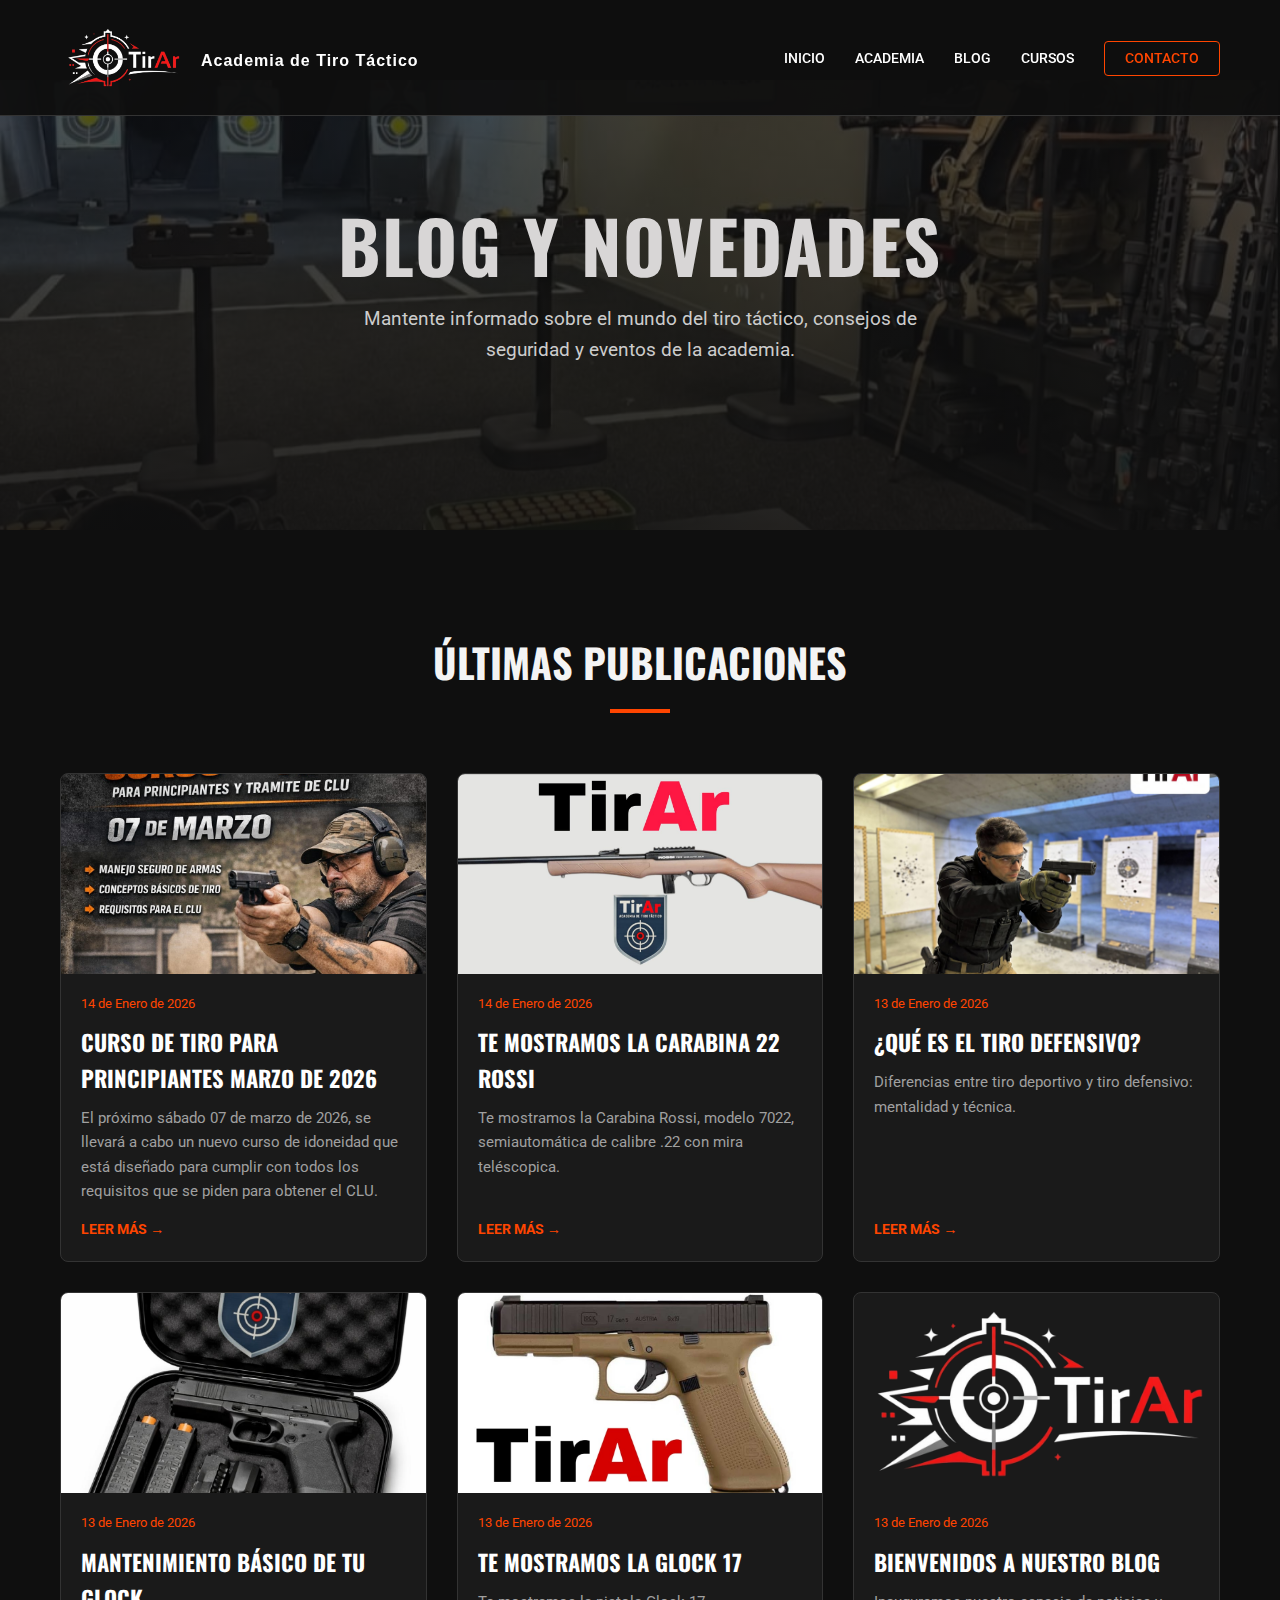
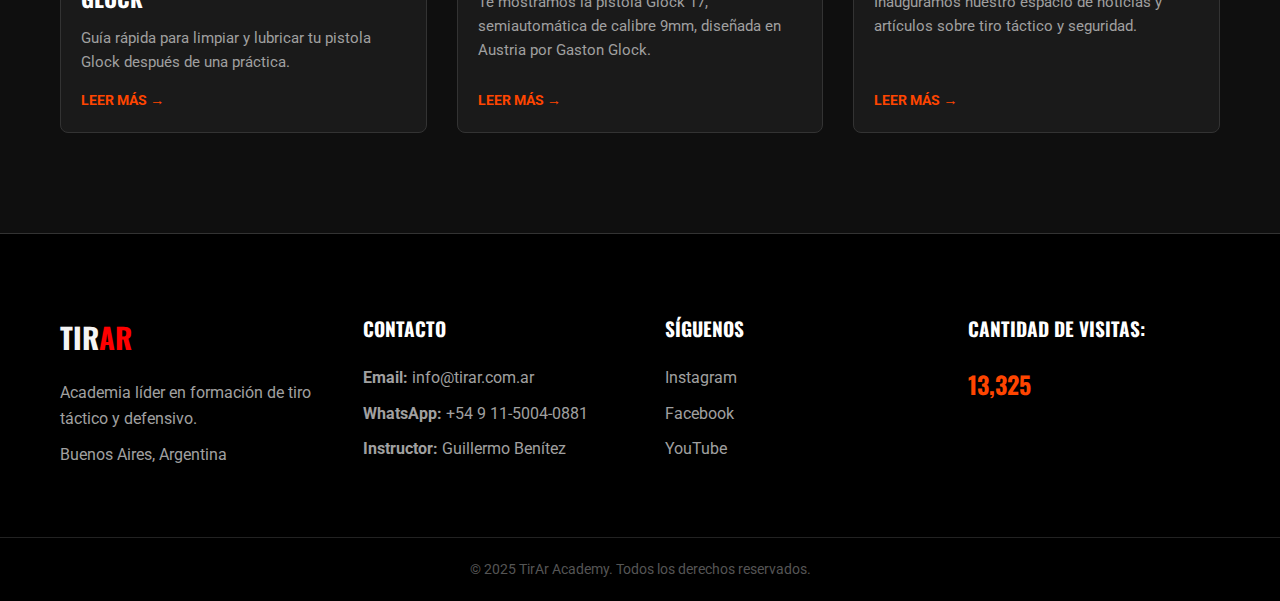
<file: blog/index.html>
<!DOCTYPE html>
<html lang="es">
  <head>
    <meta charset="UTF-8" />
    <meta name="viewport" content="width=device-width, initial-scale=1.0" />
    <title>Blog | TirAr</title>
    <meta
      name="description"
      content="Novedades, artículos y noticias sobre tiro táctico y seguridad."
    />
    <link rel="stylesheet" href="../style.css" />
    <link rel="preconnect" href="https://fonts.googleapis.com" />
    <link rel="preconnect" href="https://fonts.gstatic.com" crossorigin />
    <link
      href="https://fonts.googleapis.com/css2?family=Oswald:wght@400;700&family=Roboto:wght@300;400;700&display=swap"
      rel="stylesheet"
    />
    <link rel="icon" href="../favicon.ico" type="image/x-icon" />
    <style>
      .blog-grid {
        display: grid;
        grid-template-columns: repeat(auto-fit, minmax(300px, 1fr));
        gap: 30px;
        margin-top: 40px;
      }
      .blog-card {
        background-color: var(--card-bg);
        border: 1px solid #333;
        border-radius: 8px;
        overflow: hidden;
        transition: 0.3s;
      }
      .blog-card:hover {
        transform: translateY(-5px);
        border-color: var(--primary-color);
      }
      .blog-img-container {
        height: 200px;
        overflow: hidden;
      }
      .blog-img-container img {
        width: 100%;
        height: 100%;
        object-fit: cover;
      }
      .blog-content {
        padding: 20px;
      }
      .blog-date {
        font-size: 0.8rem;
        color: var(--primary-color);
        margin-bottom: 10px;
        display: block;
      }
      .blog-content h3 {
        margin-bottom: 10px;
        font-size: 1.4rem;
      }
      .blog-content p {
        color: var(--text-gray);
        font-size: 0.95rem;
        margin-bottom: 15px;
      }
      .btn-text {
        color: var(--primary-color);
        font-weight: bold;
        text-transform: uppercase;
        font-size: 0.9rem;
      }
      .btn-text:hover {
        text-decoration: underline;
      }
    </style>
  </head>
  <body>
    <!-- Navigation -->
    <nav class="navbar">
      <div class="container nav-container">
        <div class="logo-container">
          <img
            src="../images/logo02.png"
            alt="Logo"
            class="logo-img"
            width="125"
            height="75"
          />
          <h4 class="logo">Academia de Tiro Táctico</h4>
        </div>
        <ul class="nav-links">
          <li><a href="../index.html">Inicio</a></li>
          <li><a href="../academia.html">Academia</a></li>
          <li><a href="index.html" class="active">Blog</a></li>
          <li><a href="../index.html#cursos">Cursos</a></li>
          <li><a href="#contacto" class="btn-nav">Contacto</a></li>
        </ul>
        <div class="hamburger">
          <span></span>
          <span></span>
          <span></span>
        </div>
      </div>
    </nav>

    <!-- Hero Section -->
    <header class="hero" style="height: 50vh; min-height: 400px">
      <div class="hero-overlay"></div>
      <div class="container hero-content">
        <h1 class="hero-title">BLOG Y NOVEDADES</h1>
        <p>
          Mantente informado sobre el mundo del tiro táctico, consejos de
          seguridad y eventos de la academia.
        </p>
      </div>
    </header>

    <!-- Blog List Section -->
    <section class="section">
      <div class="container">
        <div class="section-header">
          <h2>ÚLTIMAS PUBLICACIONES</h2>
          <div class="line"></div>
        </div>
        <div id="blog-container" class="blog-grid">
          <!-- Posts loaded via JS -->
          <p style="text-align: center; width: 100%">Cargando artículos...</p>
        </div>
      </div>
    </section>

    <!-- Footer -->
    <footer id="contacto">
      <div class="container footer-content">
        <div class="footer-col">
          <h3>Tir<span class="highlight">Ar</span></h3>
          <p>Academia líder en formación de tiro táctico y defensivo.</p>
          <p>Buenos Aires, Argentina</p>
        </div>
        <div class="footer-col">
          <h4>Contacto</h4>
          <p>
            <b>Email:</b>
            <a href="mailto:info@tirar.com.ar">info@tirar.com.ar</a>
          </p>
          <p><b>WhatsApp:</b> +54 9 11-5004-0881</p>
          <p><b>Instructor:</b> Guillermo Benítez</p>
        </div>
        <div class="footer-col">
          <h4>Síguenos</h4>
          <div class="social-links">
            <a href="https://www.instagram.com/academiatirar" target="_blank"
              >Instagram</a
            >
            <a href="https://www.facebook.com/academiatirar" target="_blank"
              >Facebook</a
            >
            <a href="#">YouTube</a>
          </div>
        </div>
        <div class="footer-col visit-counter">
          <h4>Cantidad de visitas:</h4>
          <span id="visit-count">0</span>
        </div>
      </div>
      <div class="footer-bottom">
        <p>&copy; 2025 TirAr Academy. Todos los derechos reservados.</p>
      </div>
    </footer>

    <script src="../counter.js"></script>
    <script src="script.js"></script>
    <script>
      // Mobile Menu
      const hamburger = document.querySelector(".hamburger");
      const navLinks = document.querySelector(".nav-links");
      hamburger.addEventListener("click", () => {
        navLinks.classList.toggle("active");
      });

      // Load Posts
      document.addEventListener("DOMContentLoaded", () => {
        loadBlogPosts("blog-container", false, 15);
      });
    </script>
  </body>
</html>
</file>
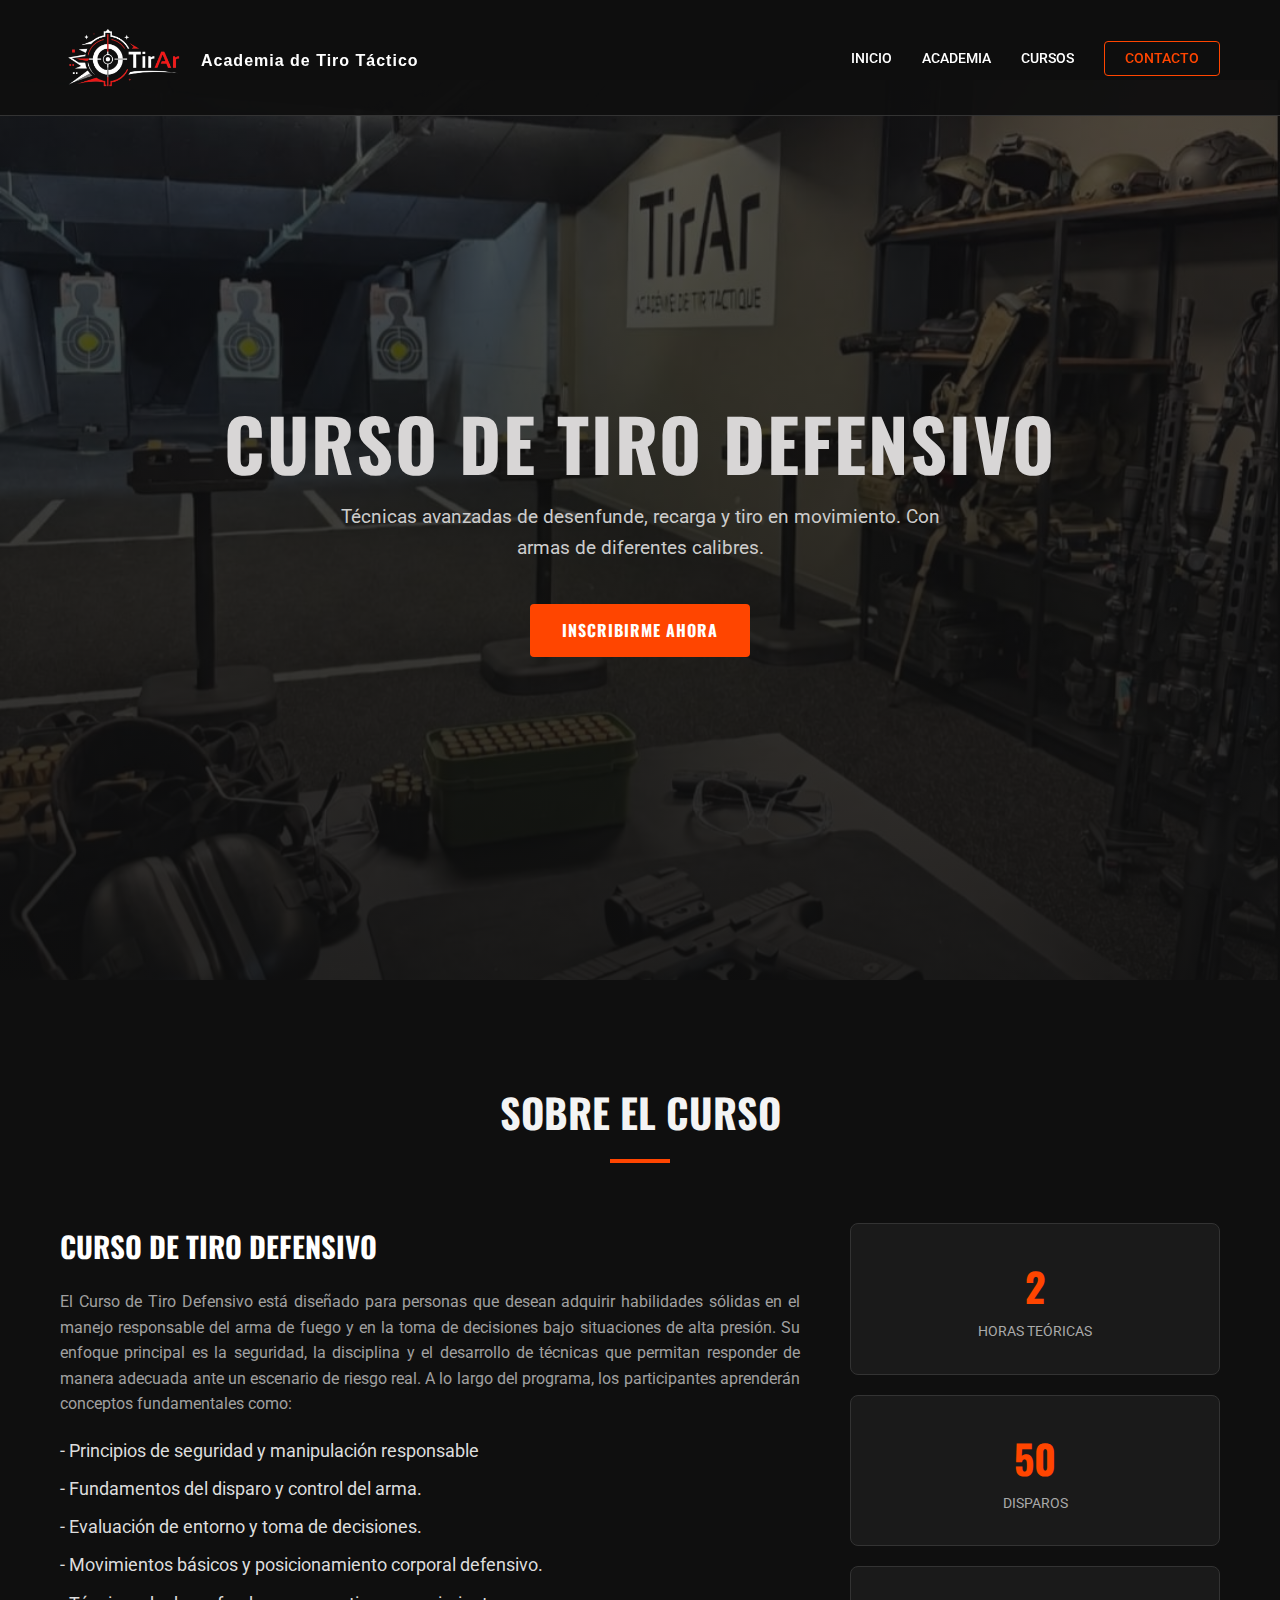
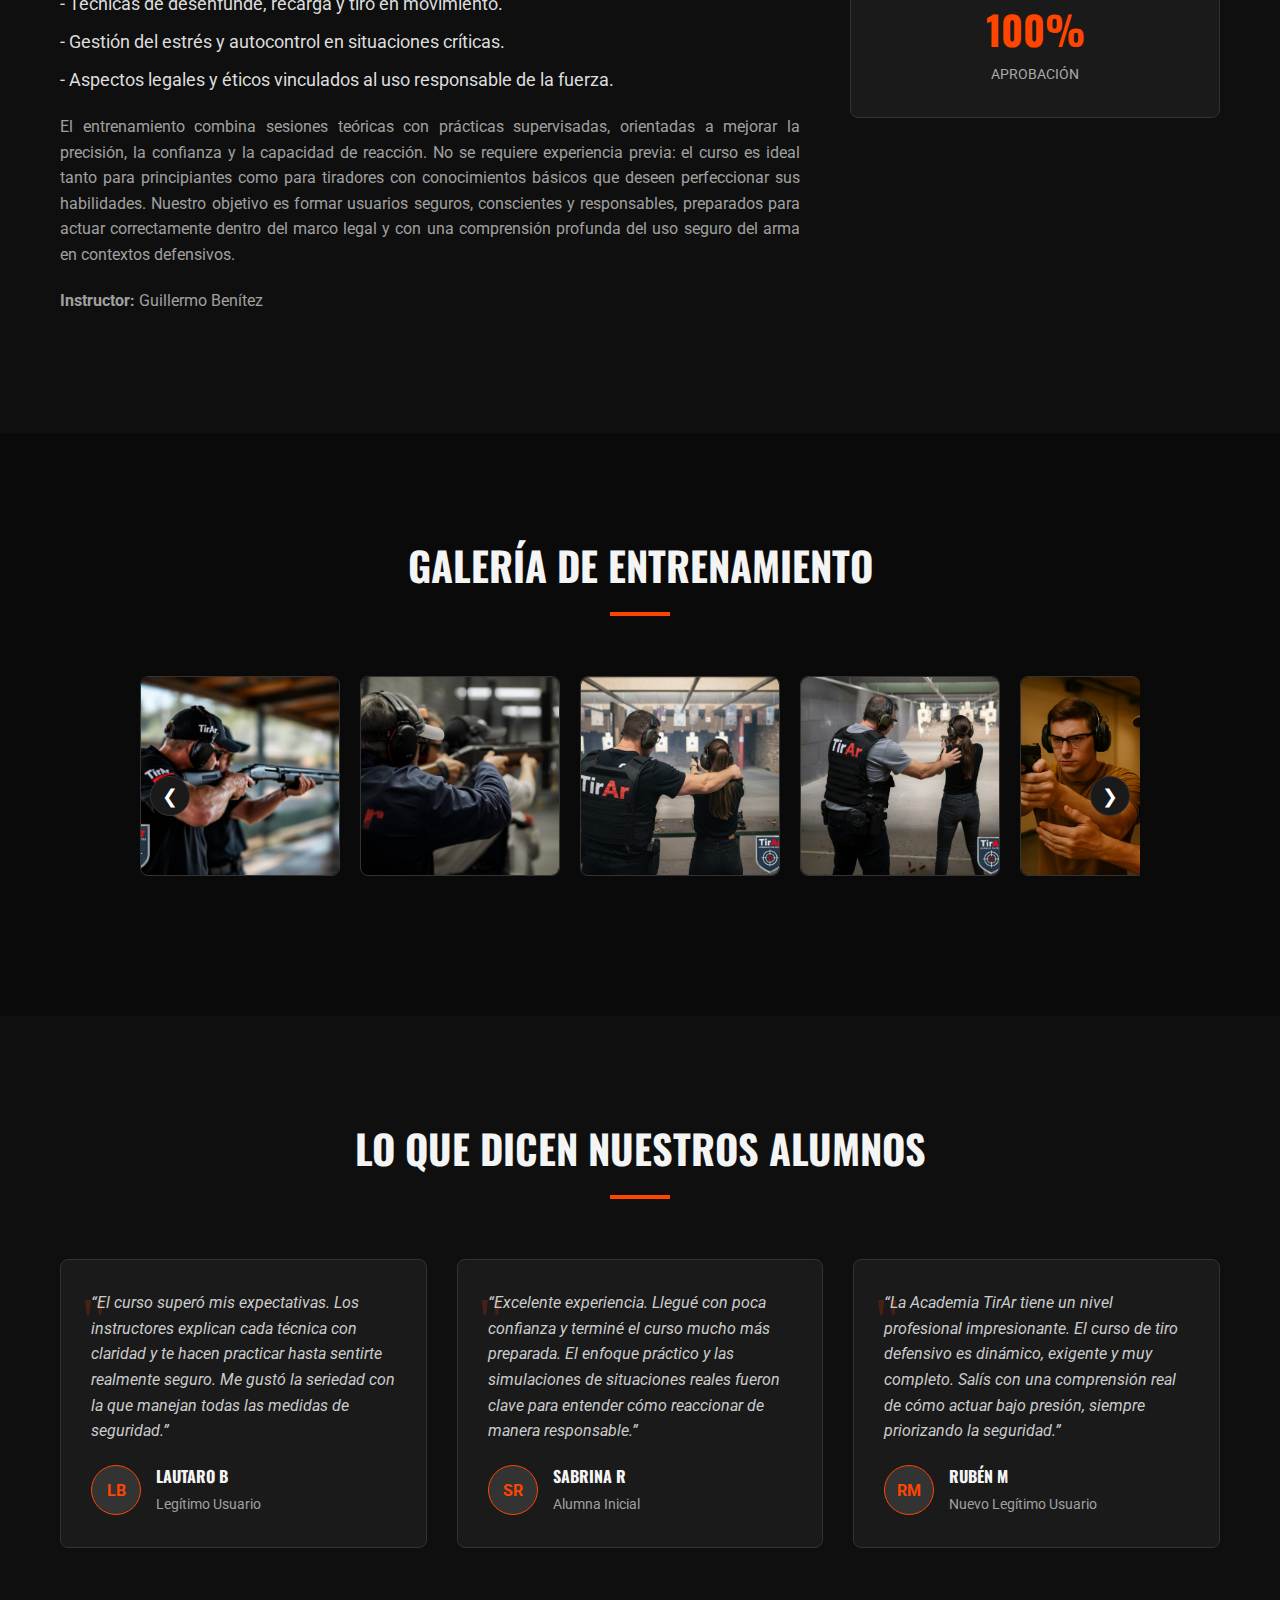
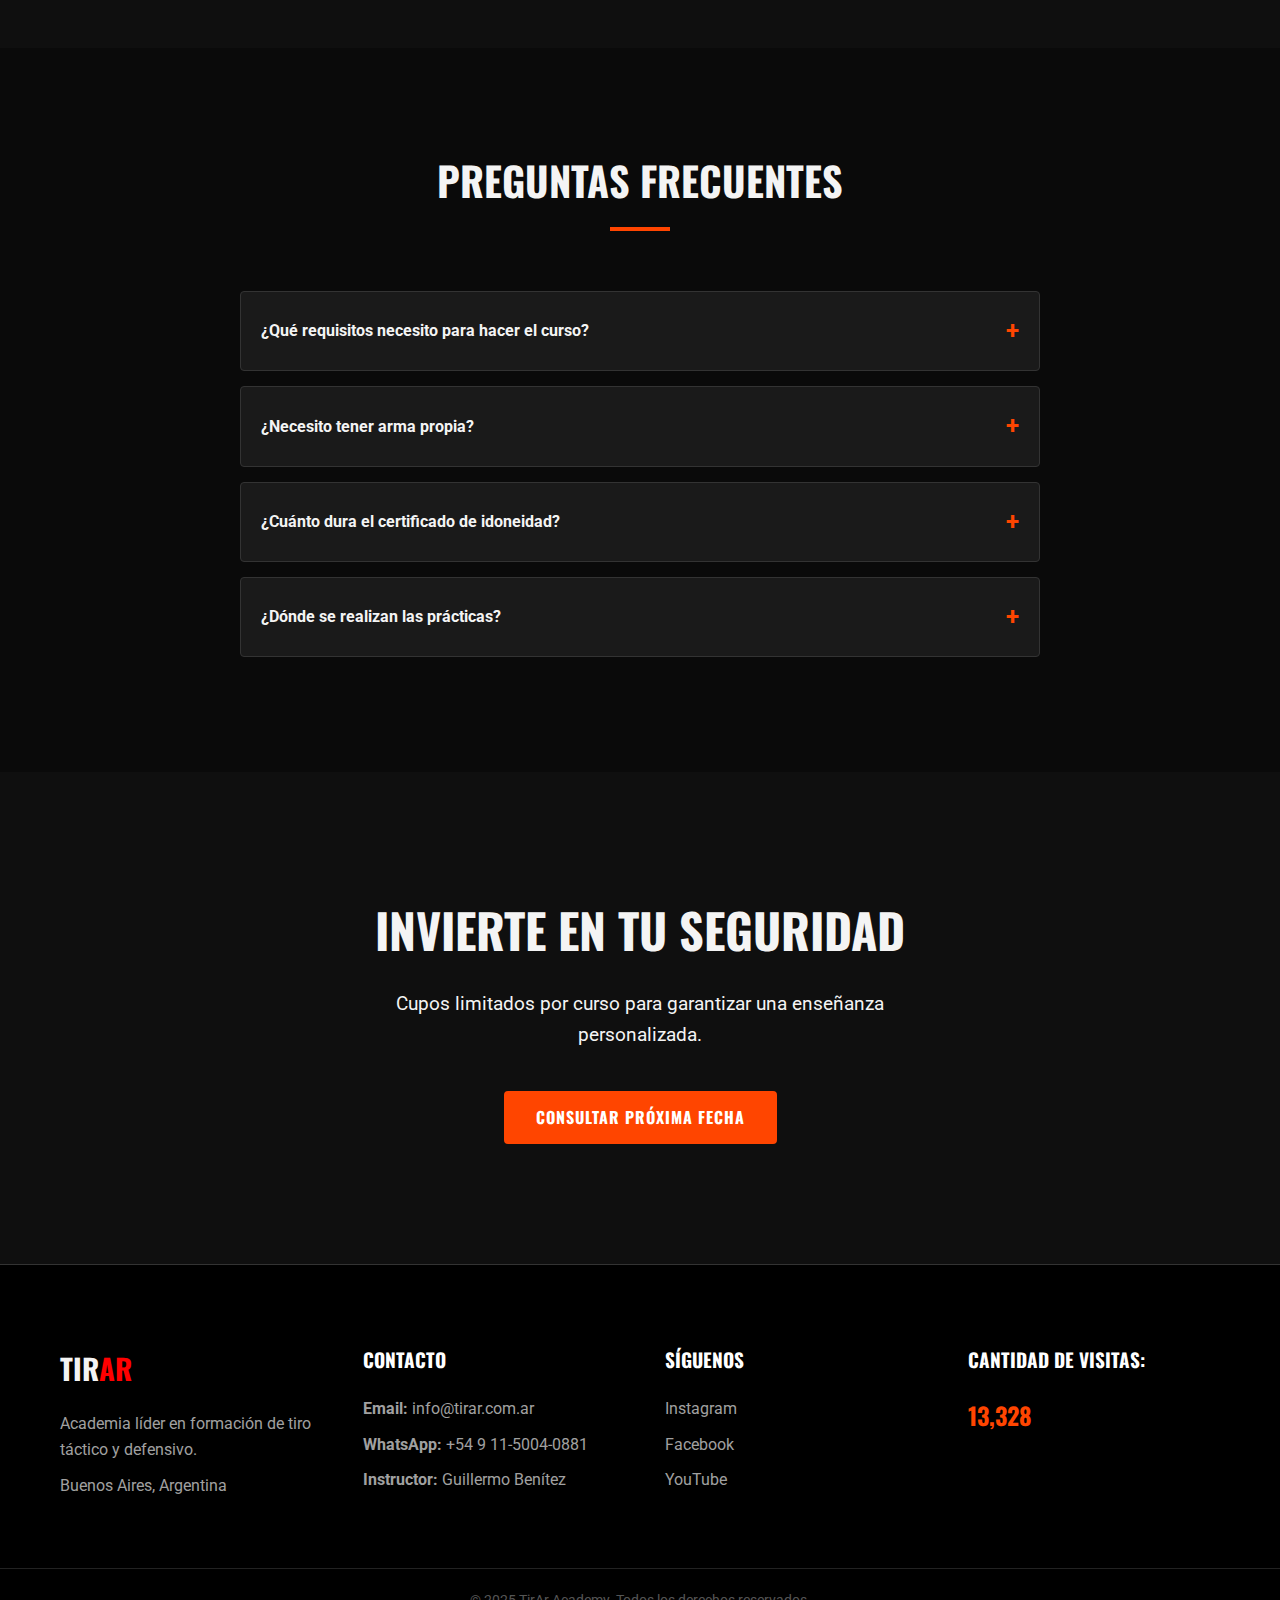
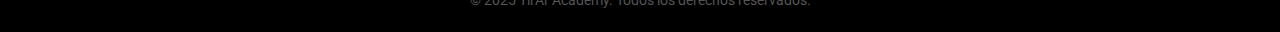
<file: curso-detalle2.html>
<!DOCTYPE html>
<html lang="es">
  <head>
    <meta charset="UTF-8" />
    <meta name="viewport" content="width=device-width, initial-scale=1.0" />
    <title>Curso de Tiro Defensivo | TirAr</title>
    <meta
      name="description"
      content="Curso completo de tiro defensivo. Teoría, práctica y evaluación con instructores certificados."
    />
    <link rel="stylesheet" href="style.css" />
    <link rel="preconnect" href="https://fonts.googleapis.com" />
    <link rel="preconnect" href="https://fonts.gstatic.com" crossorigin />
    <link
      href="https://fonts.googleapis.com/css2?family=Oswald:wght@400;700&family=Roboto:wght@300;400;700&display=swap"
      rel="stylesheet"
    />
    <link rel="icon" href="favicon.ico" type="image/x-icon" />
  </head>
  <body>
    <!-- Navigation -->
    <nav class="navbar">
      <div class="container nav-container">
        <div class="logo-container">
          <img
            src="images/logo02.png"
            alt="Logo"
            class="logo-img"
            width="125"
            height="75"
          />
          <h4 class="logo">Academia de Tiro Táctico</h4>
        </div>
        <ul class="nav-links">
          <li><a href="index.html">Inicio</a></li>
          <li><a href="academia.html">Academia</a></li>
          <li><a href="index.html#cursos">Cursos</a></li>
          <li><a href="#contacto" class="btn-nav">Contacto</a></li>
        </ul>
        <div class="hamburger">
          <span></span>
          <span></span>
          <span></span>
        </div>
      </div>
    </nav>

    <!-- Hero Section (Specific for Course) -->
    <header id="inicio" class="hero">
      <div class="hero-overlay"></div>
      <div class="container hero-content">
        <h1 class="hero-title">CURSO DE TIRO DEFENSIVO</h1>
        <p>
          Técnicas avanzadas de desenfunde, recarga y tiro en movimiento. Con
          armas de diferentes calibres.
        </p>
        <a href="#inscripcion" class="btn btn-primary">Inscribirme Ahora</a>
      </div>
    </header>

    <!-- Overview / Reseña -->
    <section class="section">
      <div class="container">
        <div class="section-header">
          <h2>SOBRE EL CURSO</h2>
          <div class="line"></div>
        </div>
        <div class="course-overview">
          <div class="overview-text">
            <h3>Curso de tiro Defensivo</h3>
            <p class="overview-text">
              El Curso de Tiro Defensivo está diseñado para personas que desean
              adquirir habilidades sólidas en el manejo responsable del arma de
              fuego y en la toma de decisiones bajo situaciones de alta presión.
              Su enfoque principal es la seguridad, la disciplina y el
              desarrollo de técnicas que permitan responder de manera adecuada
              ante un escenario de riesgo real. A lo largo del programa, los
              participantes aprenderán conceptos fundamentales como:
            </p>
            <ul class="check-list">
              <li>- Principios de seguridad y manipulación responsable</li>
              <li>- Fundamentos del disparo y control del arma.</li>
              <li>- Evaluación de entorno y toma de decisiones.</li>
              <li>
                - Movimientos básicos y posicionamiento corporal defensivo.
              </li>
              <li>- Técnicas de desenfunde, recarga y tiro en movimiento.</li>
              <li>
                - Gestión del estrés y autocontrol en situaciones críticas.
              </li>
              <li>
                - Aspectos legales y éticos vinculados al uso responsable de la
                fuerza.
              </li>
            </ul>
            <p class="overview-text">
              El entrenamiento combina sesiones teóricas con prácticas
              supervisadas, orientadas a mejorar la precisión, la confianza y la
              capacidad de reacción. No se requiere experiencia previa: el curso
              es ideal tanto para principiantes como para tiradores con
              conocimientos básicos que deseen perfeccionar sus habilidades.
              Nuestro objetivo es formar usuarios seguros, conscientes y
              responsables, preparados para actuar correctamente dentro del
              marco legal y con una comprensión profunda del uso seguro del arma
              en contextos defensivos.
            </p>
            <p class="overview-text"><b>Instructor:</b> Guillermo Benítez</p>
          </div>
          <div class="overview-stats">
            <div class="stat-box">
              <span class="stat-number">2</span>
              <span class="stat-label">Horas Teóricas</span>
            </div>
            <div class="stat-box">
              <span class="stat-number">50</span>
              <span class="stat-label">Disparos</span>
            </div>
            <div class="stat-box">
              <span class="stat-number">100%</span>
              <span class="stat-label">Aprobación</span>
            </div>
          </div>
        </div>
      </div>
    </section>

    <!-- Gallery Carousel -->
    <section class="section bg-darker">
      <div class="container">
        <div class="section-header">
          <h2>GALERÍA DE ENTRENAMIENTO</h2>
          <div class="line"></div>
        </div>

        <div class="carousel-container">
          <div class="carousel-track">
            <div class="carousel-slide">
              <a href="images/iatirar01.jpg" target="_blank">
                <img src="images/iatirar01.jpg" alt="Práctica de tiro" />
              </a>
            </div>
            <div class="carousel-slide">
              <a href="images/iatirar02.jpg" target="_blank">
                <img src="images/iatirar02.jpg" alt="Instructor enseñando" />
              </a>
            </div>
            <div class="carousel-slide">
              <a href="images/iatirar03.jpg" target="_blank">
                <img src="images/iatirar03.jpg" alt="Equipamiento táctico" />
              </a>
            </div>
            <div class="carousel-slide">
              <a href="images/iatirar04.jpg" target="_blank">
                <img src="images/iatirar04.jpg" alt="Polígono de tiro" />
              </a>
            </div>
            <div class="carousel-slide">
              <a href="images/iatirar05.jpg" target="_blank">
                <img src="images/iatirar05.jpg" alt="Equipamiento táctico" />
              </a>
            </div>
          </div>
          <div class="carousel-nav">
            <button class="prev-btn">&#10094;</button>
            <button class="next-btn">&#10095;</button>
          </div>
        </div>
      </div>
    </section>

    <!-- Testimonials -->
    <section class="section">
      <div class="container">
        <div class="section-header">
          <h2>LO QUE DICEN NUESTROS ALUMNOS</h2>
          <div class="line"></div>
        </div>
        <div class="testimonials-grid">
          <div class="testimonial-card">
            <div class="quote">"</div>
            <p>
              “El curso superó mis expectativas. Los instructores explican cada
              técnica con claridad y te hacen practicar hasta sentirte realmente
              seguro. Me gustó la seriedad con la que manejan todas las medidas
              de seguridad.”
            </p>
            <div class="author">
              <div class="avatar">LB</div>
              <div class="author-info">
                <h4>Lautaro B</h4>
                <span>Legítimo Usuario</span>
              </div>
            </div>
          </div>
          <div class="testimonial-card">
            <div class="quote">"</div>
            <p>
              “Excelente experiencia. Llegué con poca confianza y terminé el
              curso mucho más preparada. El enfoque práctico y las simulaciones
              de situaciones reales fueron clave para entender cómo reaccionar
              de manera responsable.”
            </p>
            <div class="author">
              <div class="avatar">SR</div>
              <div class="author-info">
                <h4>Sabrina R</h4>
                <span>Alumna Inicial</span>
              </div>
            </div>
          </div>
          <div class="testimonial-card">
            <div class="quote">"</div>
            <p>
              “La Academia TirAr tiene un nivel profesional impresionante. El
              curso de tiro defensivo es dinámico, exigente y muy completo.
              Salís con una comprensión real de cómo actuar bajo presión,
              siempre priorizando la seguridad.”
            </p>
            <div class="author">
              <div class="avatar">RM</div>
              <div class="author-info">
                <h4>Rubén M</h4>
                <span>Nuevo Legítimo Usuario</span>
              </div>
            </div>
          </div>
        </div>
      </div>
    </section>

    <!-- FAQ Section -->
    <section class="section bg-darker">
      <div class="container">
        <div class="section-header">
          <h2>PREGUNTAS FRECUENTES</h2>
          <div class="line"></div>
        </div>
        <div class="faq-container">
          <details class="faq-item">
            <summary>¿Qué requisitos necesito para hacer el curso?</summary>
            <p>
              Ser mayor de 18 años, DNI vigente y no tener antecedentes penales.
              Nosotros te asesoramos con el resto de la documentación.
            </p>
          </details>
          <details class="faq-item">
            <summary>¿Necesito tener arma propia?</summary>
            <p>
              No. La academia provee todo el equipamiento necesario: armas,
              municiones, protección auditiva y visual.
            </p>
          </details>
          <details class="faq-item">
            <summary>¿Cuánto dura el certificado de idoneidad?</summary>
            <p>
              El certificado tiene validez para presentar el trámite ante la
              ANMaC. Una vez obtenida la CLU, esta tiene una vigencia de 5 años.
            </p>
          </details>
          <details class="faq-item">
            <summary>¿Dónde se realizan las prácticas?</summary>
            <p>
              Las prácticas se realizan en polígonos habilitados en Buenos
              Aires, bajo estricta supervisión de instructores certificados.
            </p>
          </details>
        </div>
      </div>
    </section>

    <!-- CTA / Pricing -->
    <section id="inscripcion" class="cta-section">
      <div class="container">
        <h2>INVIERTE EN TU SEGURIDAD</h2>
        <p>
          Cupos limitados por curso para garantizar una enseñanza personalizada.
        </p>
        <a href="mailto:info@tirar.com.ar" class="btn btn-primary"
          >Consultar Próxima Fecha</a
        >
      </div>
    </section>

    <!-- Footer -->
    <footer id="contacto">
      <div class="container footer-content">
        <div class="footer-col">
          <h3>Tir<span class="highlight">Ar</span></h3>
          <p>Academia líder en formación de tiro táctico y defensivo.</p>
          <p>Buenos Aires, Argentina</p>
        </div>
        <div class="footer-col">
          <h4>Contacto</h4>
          <p>
            <b>Email:</b>
            <a href="mailto:info@tirar.com.ar">info@tirar.com.ar</a>
          </p>
          <p><b>WhatsApp:</b> +54 9 11-5004-0881</p>
          <p><b>Instructor:</b> Guillermo Benítez</p>
        </div>
        <div class="footer-col">
          <h4>Síguenos</h4>
          <div class="social-links">
            <a href="https://www.instagram.com/academiatirar" target="_blank"
              >Instagram</a
            >
            <a href="https://www.facebook.com/academiatirar" target="_blank"
              >Facebook</a
            >
            <a href="#">YouTube</a>
          </div>
        </div>
        <div class="footer-col visit-counter">
          <h4>Cantidad de visitas:</h4>
          <span id="visit-count">0</span>
        </div>
      </div>
      <div class="footer-bottom">
        <p>&copy; 2025 TirAr Academy. Todos los derechos reservados.</p>
      </div>
    </footer>

    <script src="counter.js"></script>
    <script>
      // Mobile Menu
      const hamburger = document.querySelector(".hamburger");
      const navLinks = document.querySelector(".nav-links");
      hamburger.addEventListener("click", () => {
        navLinks.classList.toggle("active");
      });

      // Carousel Logic
      const track = document.querySelector(".carousel-track");
      const nextBtn = document.querySelector(".next-btn");
      const prevBtn = document.querySelector(".prev-btn");
      const slideWidth = 220; // Match CSS width + gap roughly or just scroll amount

      const scrollNext = () => {
        if (track.scrollLeft + track.clientWidth >= track.scrollWidth - 10) {
          // Reset to start if at end
          track.scrollTo({ left: 0, behavior: "smooth" });
        } else {
          track.scrollBy({ left: slideWidth, behavior: "smooth" });
        }
      };

      const scrollPrev = () => {
        track.scrollBy({ left: -slideWidth, behavior: "smooth" });
      };

      nextBtn.addEventListener("click", scrollNext);
      prevBtn.addEventListener("click", scrollPrev);

      // Auto-scroll
      let autoScroll = setInterval(scrollNext, 3000);

      // Pause on hover
      const carouselContainer = document.querySelector(".carousel-container");
      carouselContainer.addEventListener("mouseenter", () => {
        clearInterval(autoScroll);
      });

      carouselContainer.addEventListener("mouseleave", () => {
        autoScroll = setInterval(scrollNext, 3000);
      });
    </script>
  </body>
</html>
</file>
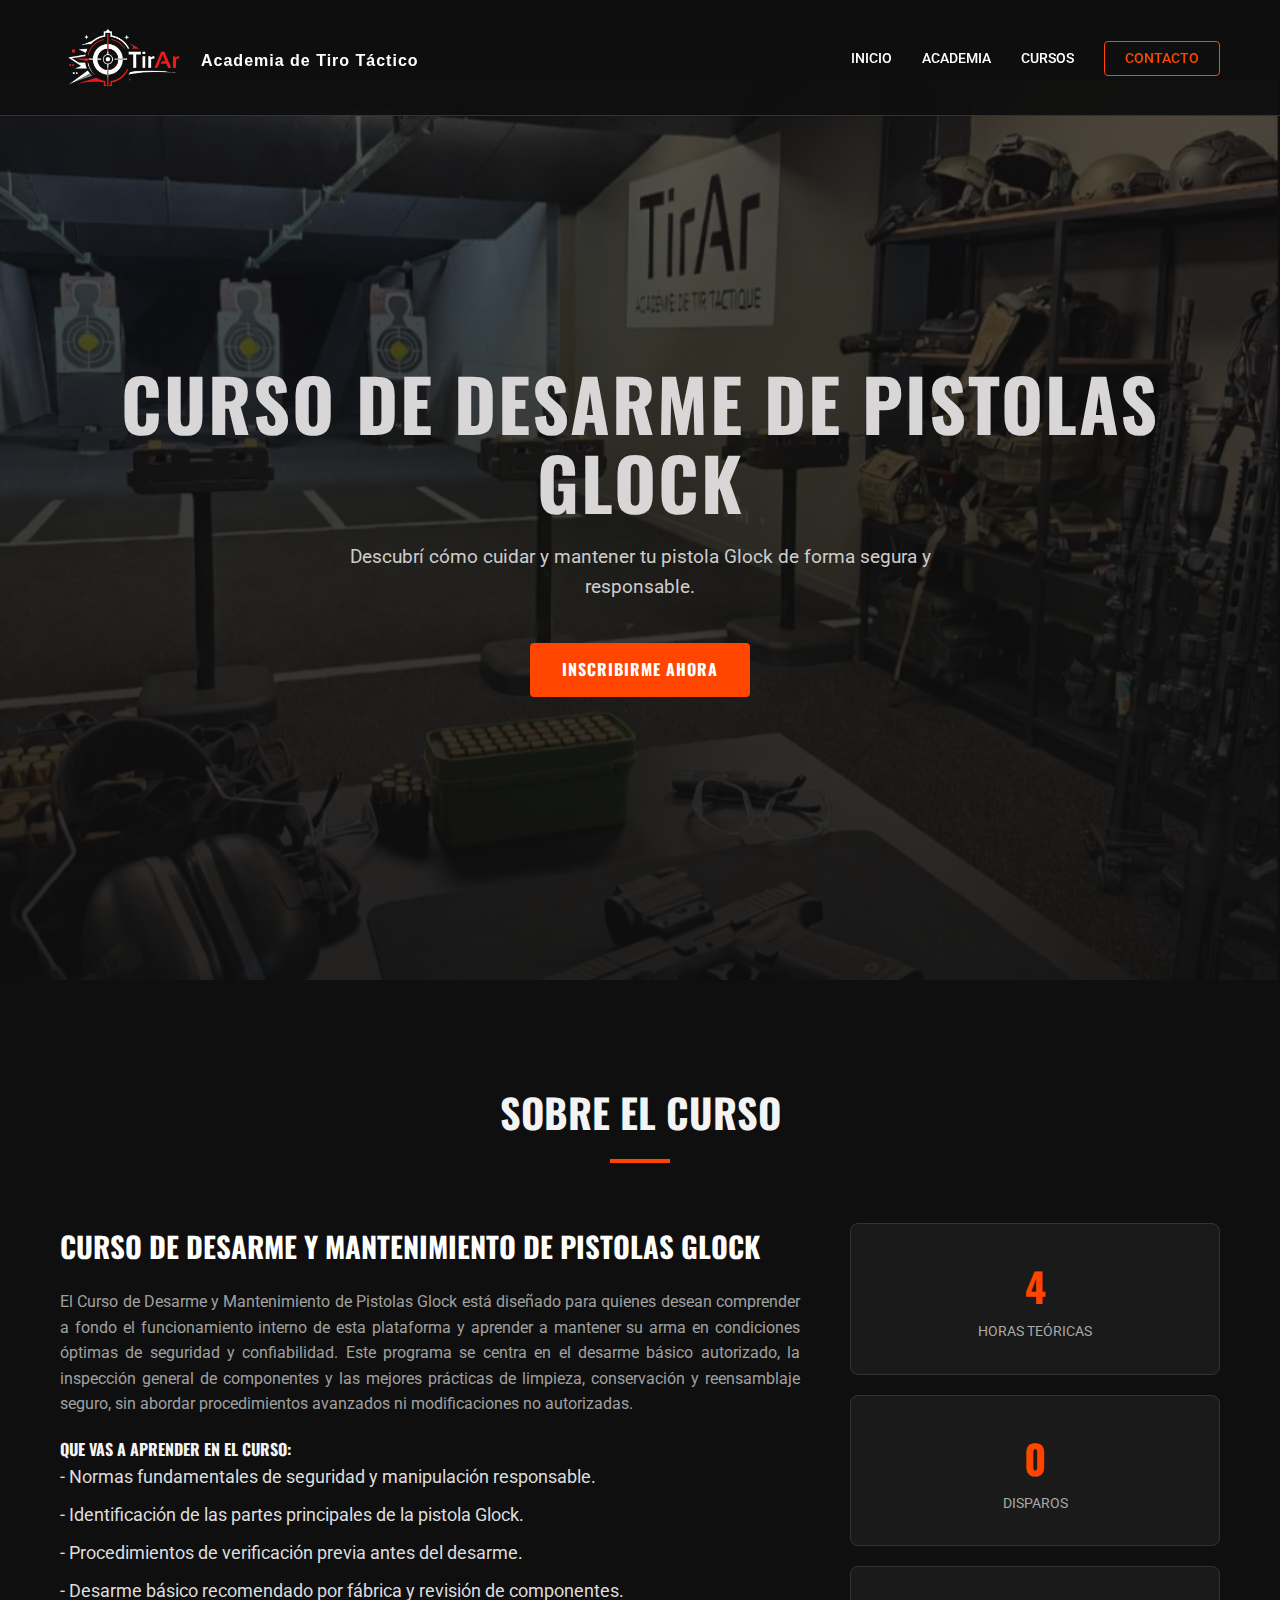
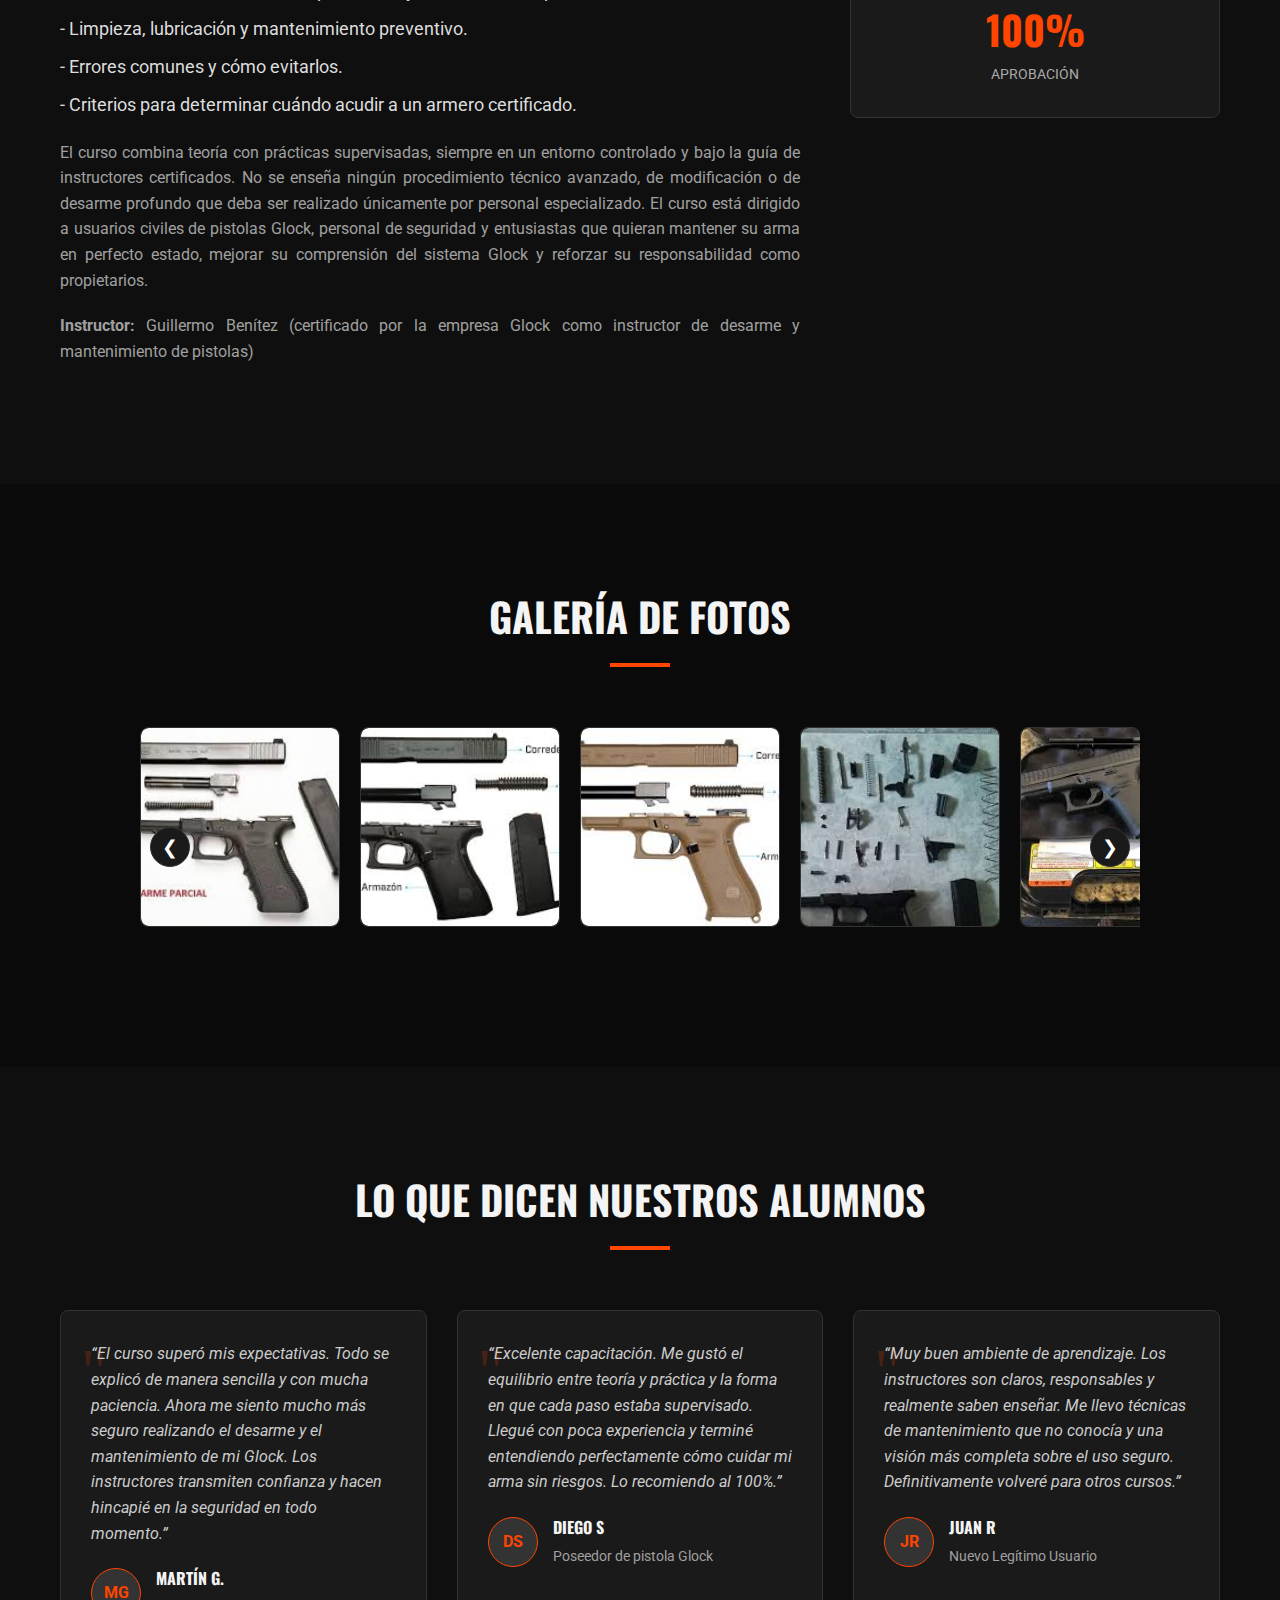
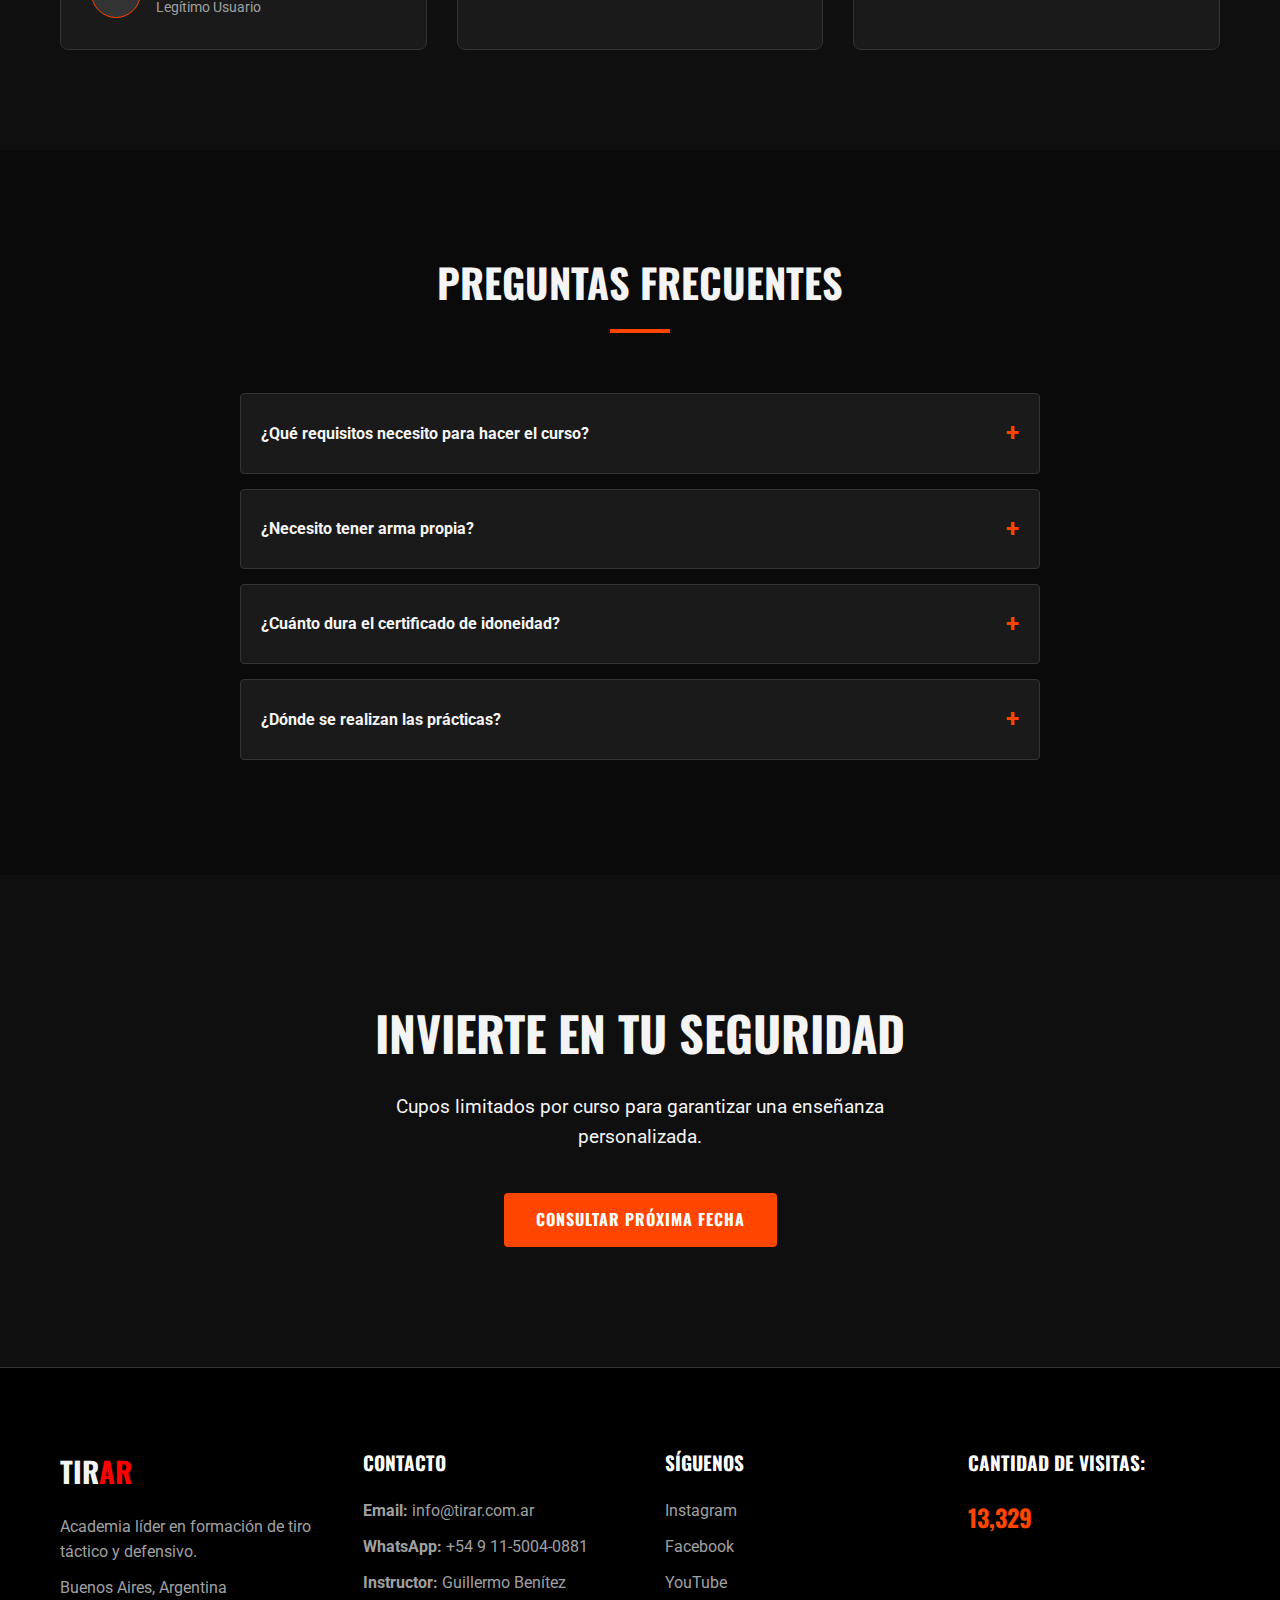
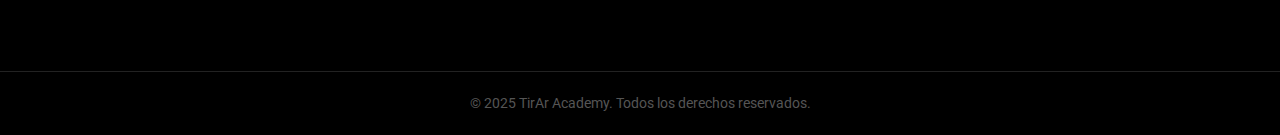
<file: curso-detalle3.html>
<!DOCTYPE html>
<html lang="es">
  <head>
    <meta charset="UTF-8" />
    <meta name="viewport" content="width=device-width, initial-scale=1.0" />
    <title>Curso de Desarme de Pistolas Glock | TirAr</title>
    <meta
      name="description"
      content="Curso completo de desarme de pistolas Glock. Teoría, práctica y evaluación con instructores certificados."
    />
    <link rel="stylesheet" href="style.css" />
    <link rel="preconnect" href="https://fonts.googleapis.com" />
    <link rel="preconnect" href="https://fonts.gstatic.com" crossorigin />
    <link
      href="https://fonts.googleapis.com/css2?family=Oswald:wght@400;700&family=Roboto:wght@300;400;700&display=swap"
      rel="stylesheet"
    />
    <link rel="icon" href="favicon.ico" type="image/x-icon" />
  </head>
  <body>
    <!-- Navigation -->
    <nav class="navbar">
      <div class="container nav-container">
        <div class="logo-container">
          <img
            src="images/logo02.png"
            alt="Logo"
            class="logo-img"
            width="125"
            height="75"
          />
          <h4 class="logo">Academia de Tiro Táctico</h4>
        </div>
        <ul class="nav-links">
          <li><a href="index.html">Inicio</a></li>
          <li><a href="academia.html">Academia</a></li>
          <li><a href="index.html#cursos">Cursos</a></li>
          <li><a href="#contacto" class="btn-nav">Contacto</a></li>
        </ul>
        <div class="hamburger">
          <span></span>
          <span></span>
          <span></span>
        </div>
      </div>
    </nav>

    <!-- Hero Section (Specific for Course) -->
    <header id="inicio" class="hero">
      <div class="hero-overlay"></div>
      <div class="container hero-content">
        <h1 class="hero-title">CURSO DE DESARME DE PISTOLAS GLOCK</h1>
        <p>
          Descubrí cómo cuidar y mantener tu pistola Glock de forma segura y
          responsable.
        </p>
        <a href="#inscripcion" class="btn btn-primary">Inscribirme Ahora</a>
      </div>
    </header>

    <!-- Overview / Reseña -->
    <section class="section">
      <div class="container">
        <div class="section-header">
          <h2>SOBRE EL CURSO</h2>
          <div class="line"></div>
        </div>
        <div class="course-overview">
          <div class="overview-text">
            <h3>Curso de desarme y mantenimiento de pistolas Glock</h3>
            <p class="overview-text">
              El Curso de Desarme y Mantenimiento de Pistolas Glock está
              diseñado para quienes desean comprender a fondo el funcionamiento
              interno de esta plataforma y aprender a mantener su arma en
              condiciones óptimas de seguridad y confiabilidad. Este programa se
              centra en el desarme básico autorizado, la inspección general de
              componentes y las mejores prácticas de limpieza, conservación y
              reensamblaje seguro, sin abordar procedimientos avanzados ni
              modificaciones no autorizadas.
            </p>
            <h4>Que vas a aprender en el curso:</h4>
            <ul class="check-list">
              <li>
                - Normas fundamentales de seguridad y manipulación responsable.
              </li>
              <li>
                - Identificación de las partes principales de la pistola Glock.
              </li>
              <li>
                - Procedimientos de verificación previa antes del desarme.
              </li>
              <li>
                - Desarme básico recomendado por fábrica y revisión de
                componentes.
              </li>
              <li>- Limpieza, lubricación y mantenimiento preventivo.</li>
              <li>- Errores comunes y cómo evitarlos.</li>
              <li>
                - Criterios para determinar cuándo acudir a un armero
                certificado.
              </li>
            </ul>
            <p class="overview-text">
              El curso combina teoría con prácticas supervisadas, siempre en un
              entorno controlado y bajo la guía de instructores certificados. No
              se enseña ningún procedimiento técnico avanzado, de modificación o
              de desarme profundo que deba ser realizado únicamente por personal
              especializado. El curso está dirigido a usuarios civiles de
              pistolas Glock, personal de seguridad y entusiastas que quieran
              mantener su arma en perfecto estado, mejorar su comprensión del
              sistema Glock y reforzar su responsabilidad como propietarios.
            </p>
            <p class="overview-text">
              <b>Instructor:</b> Guillermo Benítez (certificado por la empresa
              Glock como instructor de desarme y mantenimiento de pistolas)
            </p>
          </div>
          <div class="overview-stats">
            <div class="stat-box">
              <span class="stat-number">4</span>
              <span class="stat-label">Horas Teóricas</span>
            </div>
            <div class="stat-box">
              <span class="stat-number">0</span>
              <span class="stat-label">Disparos</span>
            </div>
            <div class="stat-box">
              <span class="stat-number">100%</span>
              <span class="stat-label">Aprobación</span>
            </div>
          </div>
        </div>
      </div>
    </section>

    <!-- Gallery Carousel -->
    <section class="section bg-darker">
      <div class="container">
        <div class="section-header">
          <h2>GALERÍA DE FOTOS</h2>
          <div class="line"></div>
        </div>

        <div class="carousel-container">
          <div class="carousel-track">
            <div class="carousel-slide">
              <a href="images/glock01a.jpg" target="_blank">
                <img src="images/glock01.jpg" alt="Práctica de tiro" />
              </a>
            </div>
            <div class="carousel-slide">
              <a href="images/glock02b.jpg" target="_blank">
                <img src="images/glock02.jpg" alt="Instructor enseñando" />
              </a>
            </div>
            <div class="carousel-slide">
              <a href="images/glock03a.jpg" target="_blank">
                <img src="images/glock03.jpg" alt="Equipamiento táctico" />
              </a>
            </div>
            <div class="carousel-slide">
              <a href="images/glock04a.jpg" target="_blank">
                <img src="images/glock04.jpg" alt="Polígono de tiro" />
              </a>
            </div>
            <div class="carousel-slide">
              <a href="images/glock05a.jpg" target="_blank">
                <img src="images/glock05.jpg" alt="Equipamiento táctico" />
              </a>
            </div>
          </div>
          <div class="carousel-nav">
            <button class="prev-btn">&#10094;</button>
            <button class="next-btn">&#10095;</button>
          </div>
        </div>
      </div>
    </section>

    <!-- Testimonials -->
    <section class="section">
      <div class="container">
        <div class="section-header">
          <h2>LO QUE DICEN NUESTROS ALUMNOS</h2>
          <div class="line"></div>
        </div>
        <div class="testimonials-grid">
          <div class="testimonial-card">
            <div class="quote">"</div>
            <p>
              “El curso superó mis expectativas. Todo se explicó de manera
              sencilla y con mucha paciencia. Ahora me siento mucho más seguro
              realizando el desarme y el mantenimiento de mi Glock. Los
              instructores transmiten confianza y hacen hincapié en la seguridad
              en todo momento.”
            </p>
            <div class="author">
              <div class="avatar">MG</div>
              <div class="author-info">
                <h4>Martín G.</h4>
                <span>Legítimo Usuario</span>
              </div>
            </div>
          </div>
          <div class="testimonial-card">
            <div class="quote">"</div>
            <p>
              “Excelente capacitación. Me gustó el equilibrio entre teoría y
              práctica y la forma en que cada paso estaba supervisado. Llegué
              con poca experiencia y terminé entendiendo perfectamente cómo
              cuidar mi arma sin riesgos. Lo recomiendo al 100%.”
            </p>
            <div class="author">
              <div class="avatar">DS</div>
              <div class="author-info">
                <h4>Diego S</h4>
                <span>Poseedor de pistola Glock</span>
              </div>
            </div>
          </div>
          <div class="testimonial-card">
            <div class="quote">"</div>
            <p>
              “Muy buen ambiente de aprendizaje. Los instructores son claros,
              responsables y realmente saben enseñar. Me llevo técnicas de
              mantenimiento que no conocía y una visión más completa sobre el
              uso seguro. Definitivamente volveré para otros cursos.”
            </p>
            <div class="author">
              <div class="avatar">JR</div>
              <div class="author-info">
                <h4>Juan R</h4>
                <span>Nuevo Legítimo Usuario</span>
              </div>
            </div>
          </div>
        </div>
      </div>
    </section>

    <!-- FAQ Section -->
    <section class="section bg-darker">
      <div class="container">
        <div class="section-header">
          <h2>PREGUNTAS FRECUENTES</h2>
          <div class="line"></div>
        </div>
        <div class="faq-container">
          <details class="faq-item">
            <summary>¿Qué requisitos necesito para hacer el curso?</summary>
            <p>
              Ser mayor de 18 años, DNI vigente y no tener antecedentes penales.
              Nosotros te asesoramos con el resto de la documentación.
            </p>
          </details>
          <details class="faq-item">
            <summary>¿Necesito tener arma propia?</summary>
            <p>
              No. La academia provee todo el equipamiento necesario: armas,
              municiones, protección auditiva y visual.
            </p>
          </details>
          <details class="faq-item">
            <summary>¿Cuánto dura el certificado de idoneidad?</summary>
            <p>
              El certificado tiene validez para presentar el trámite ante la
              ANMaC. Una vez obtenida la CLU, esta tiene una vigencia de 5 años.
            </p>
          </details>
          <details class="faq-item">
            <summary>¿Dónde se realizan las prácticas?</summary>
            <p>
              Las prácticas se realizan en polígonos habilitados en Buenos
              Aires, bajo estricta supervisión de instructores certificados.
            </p>
          </details>
        </div>
      </div>
    </section>

    <!-- CTA / Pricing -->
    <section id="inscripcion" class="cta-section">
      <div class="container">
        <h2>INVIERTE EN TU SEGURIDAD</h2>
        <p>
          Cupos limitados por curso para garantizar una enseñanza personalizada.
        </p>
        <a href="mailto:info@tirar.com.ar" class="btn btn-primary"
          >Consultar Próxima Fecha</a
        >
      </div>
    </section>

    <!-- Footer -->
    <footer id="contacto">
      <div class="container footer-content">
        <div class="footer-col">
          <h3>Tir<span class="highlight">Ar</span></h3>
          <p>Academia líder en formación de tiro táctico y defensivo.</p>
          <p>Buenos Aires, Argentina</p>
        </div>
        <div class="footer-col">
          <h4>Contacto</h4>
          <p>
            <b>Email:</b>
            <a href="mailto:info@tirar.com.ar">info@tirar.com.ar</a>
          </p>
          <p><b>WhatsApp:</b> +54 9 11-5004-0881</p>
          <p><b>Instructor:</b> Guillermo Benítez</p>
        </div>
        <div class="footer-col">
          <h4>Síguenos</h4>
          <div class="social-links">
            <a href="https://www.instagram.com/academiatirar" target="_blank"
              >Instagram</a
            >
            <a href="https://www.facebook.com/academiatirar" target="_blank"
              >Facebook</a
            >
            <a href="#">YouTube</a>
          </div>
        </div>
        <div class="footer-col visit-counter">
          <h4>Cantidad de visitas:</h4>
          <span id="visit-count">0</span>
        </div>
      </div>
      <div class="footer-bottom">
        <p>&copy; 2025 TirAr Academy. Todos los derechos reservados.</p>
      </div>
    </footer>

    <script src="counter.js"></script>
    <script>
      // Mobile Menu
      const hamburger = document.querySelector(".hamburger");
      const navLinks = document.querySelector(".nav-links");
      hamburger.addEventListener("click", () => {
        navLinks.classList.toggle("active");
      });

      // Carousel Logic
      const track = document.querySelector(".carousel-track");
      const nextBtn = document.querySelector(".next-btn");
      const prevBtn = document.querySelector(".prev-btn");
      const slideWidth = 220; // Match CSS width + gap roughly or just scroll amount

      const scrollNext = () => {
        if (track.scrollLeft + track.clientWidth >= track.scrollWidth - 10) {
          // Reset to start if at end
          track.scrollTo({ left: 0, behavior: "smooth" });
        } else {
          track.scrollBy({ left: slideWidth, behavior: "smooth" });
        }
      };

      const scrollPrev = () => {
        track.scrollBy({ left: -slideWidth, behavior: "smooth" });
      };

      nextBtn.addEventListener("click", scrollNext);
      prevBtn.addEventListener("click", scrollPrev);

      // Auto-scroll
      let autoScroll = setInterval(scrollNext, 3000);

      // Pause on hover
      const carouselContainer = document.querySelector(".carousel-container");
      carouselContainer.addEventListener("mouseenter", () => {
        clearInterval(autoScroll);
      });

      carouselContainer.addEventListener("mouseleave", () => {
        autoScroll = setInterval(scrollNext, 3000);
      });
    </script>
  </body>
</html>
</file>
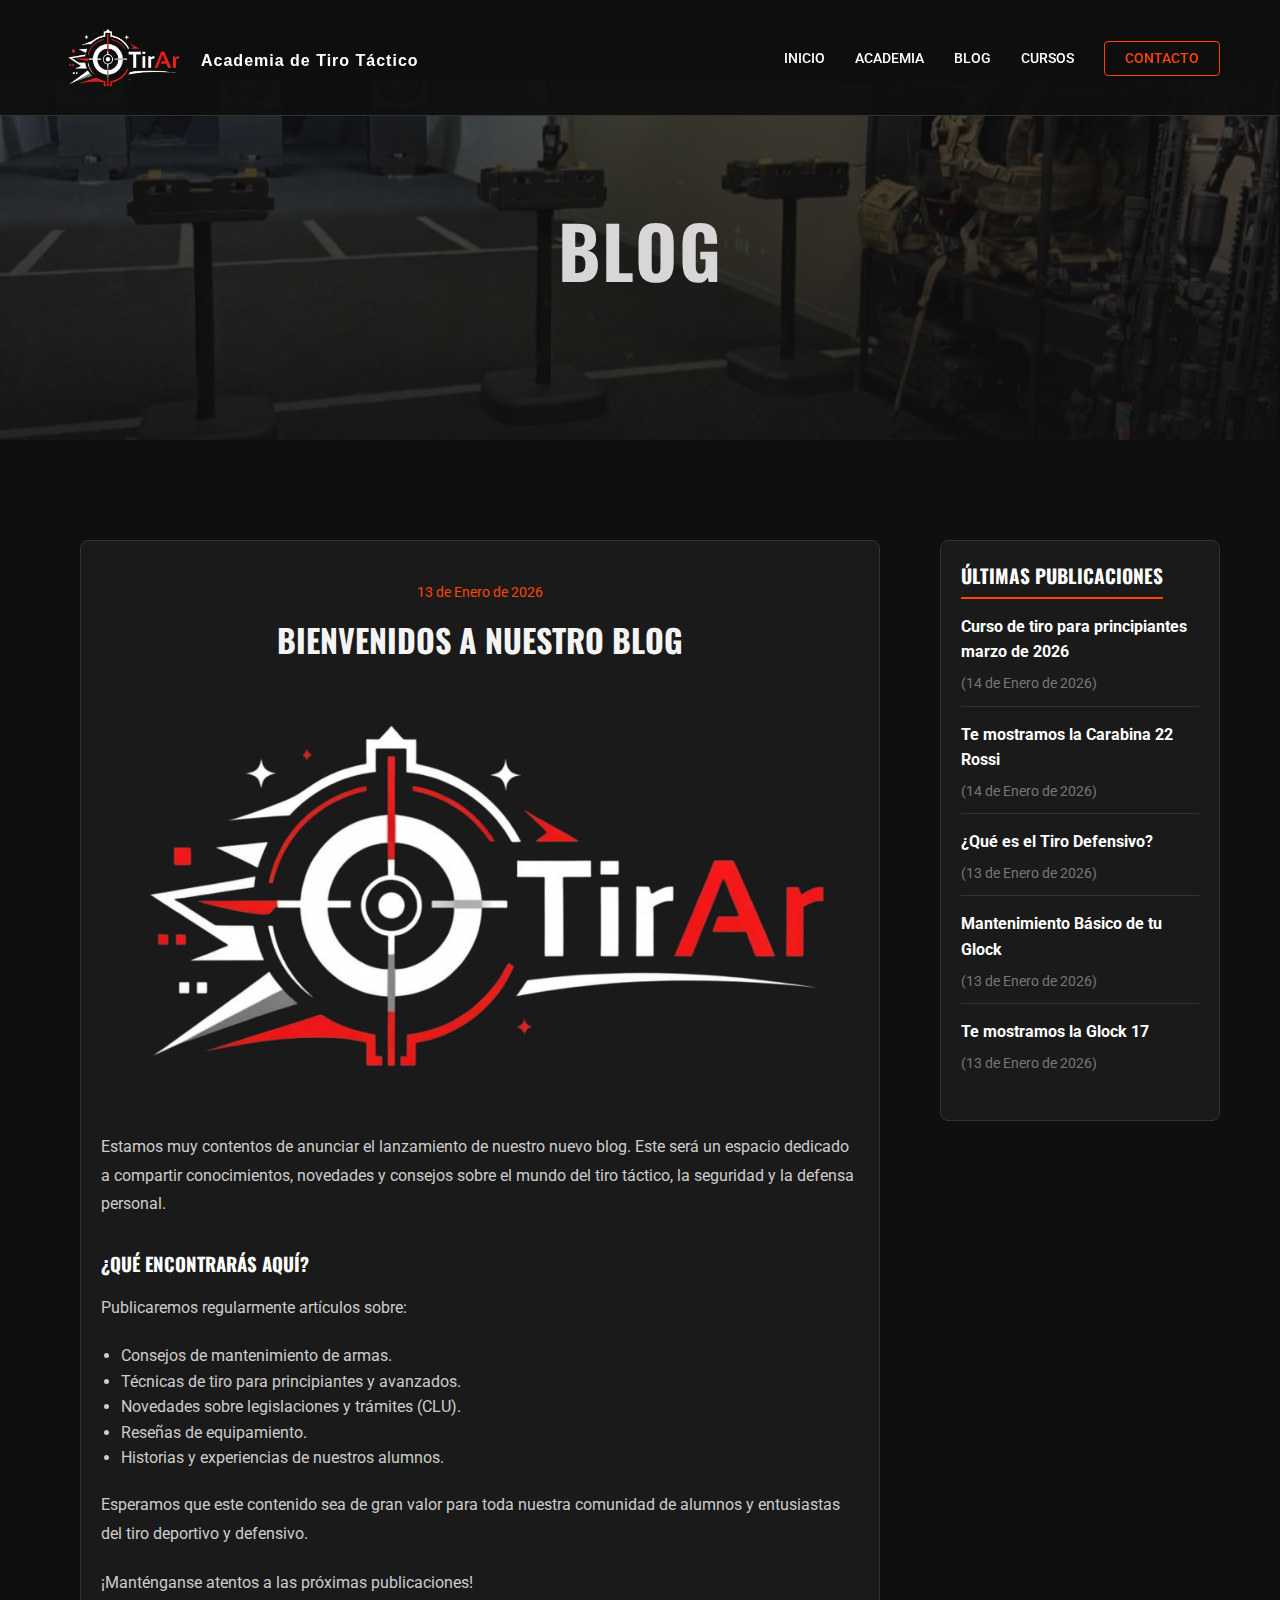
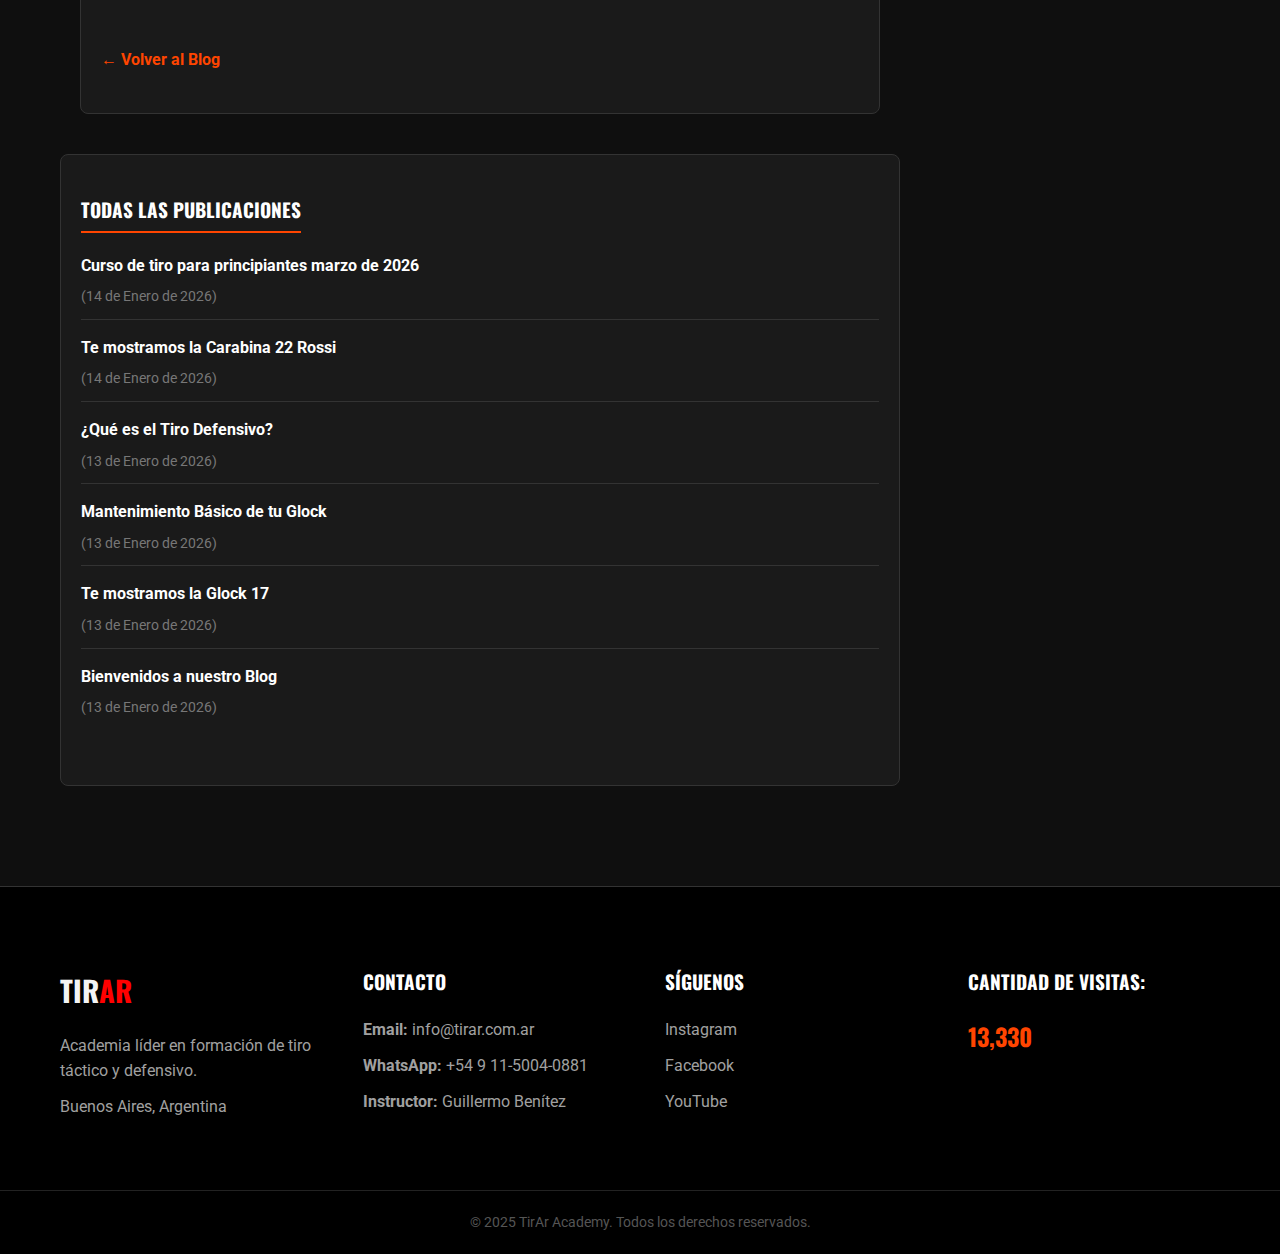
<file: blog/bienvenida.html>
<!DOCTYPE html>
<html lang="es">
  <head>
    <meta charset="UTF-8" />
    <meta name="viewport" content="width=device-width, initial-scale=1.0" />
    <title>Bienvenidos a nuestro Blog | TirAr</title>
    <meta
      name="description"
      content="Primer artículo de nuestro blog de tiro táctico."
    />
    <link rel="stylesheet" href="../style.css" />
    <link rel="preconnect" href="https://fonts.googleapis.com" />
    <link rel="preconnect" href="https://fonts.gstatic.com" crossorigin />
    <link
      href="https://fonts.googleapis.com/css2?family=Oswald:wght@400;700&family=Roboto:wght@300;400;700&display=swap"
      rel="stylesheet"
    />
    <link rel="icon" href="../favicon.ico" type="image/x-icon" />
    <style>
      .article-content {
        max-width: 800px;
        margin: 0 auto;
        padding: 40px 20px;
        background-color: var(--card-bg);
        border-radius: 8px;
        border: 1px solid #333;
      }
      .article-header {
        margin-bottom: 30px;
        text-align: center;
      }
      .article-date {
        color: var(--primary-color);
        font-size: 0.9rem;
        display: block;
        margin-bottom: 10px;
      }
      .article-img {
        width: 100%;
        height: auto;
        max-height: 400px;
        object-fit: cover;
        border-radius: 8px;
        margin-bottom: 30px;
      }
      .article-body p {
        margin-bottom: 20px;
        color: #ccc;
        line-height: 1.8;
      }
      .article-body h3 {
        margin-top: 30px;
        margin-bottom: 15px;
        color: #fff;
      }
      .back-link {
        display: inline-block;
        margin-top: 30px;
        color: var(--primary-color);
        text-decoration: none;
        font-weight: bold;
      }
      .back-link:hover {
        text-decoration: underline;
      }
    </style>
  </head>
  <body>
    <!-- Navigation -->
    <nav class="navbar">
      <div class="container nav-container">
        <div class="logo-container">
          <img
            src="../images/logo02.png"
            alt="Logo"
            class="logo-img"
            width="125"
            height="75"
          />
          <h4 class="logo">Academia de Tiro Táctico</h4>
        </div>
        <ul class="nav-links">
          <li><a href="../index.html">Inicio</a></li>
          <li><a href="../academia.html">Academia</a></li>
          <li><a href="index.html" class="active">Blog</a></li>
          <li><a href="../index.html#cursos">Cursos</a></li>
          <li><a href="#contacto" class="btn-nav">Contacto</a></li>
        </ul>
        <div class="hamburger">
          <span></span>
          <span></span>
          <span></span>
        </div>
      </div>
    </nav>

    <!-- Hero Section (Small) -->
    <header class="hero" style="height: 40vh; min-height: 300px">
      <div class="hero-overlay"></div>
      <div class="container hero-content">
        <h1 class="hero-title">BLOG</h1>
      </div>
    </header>

    <!-- Article Section -->
    <section class="section">
      <div class="container blog-post-container">
        <div class="article-content">
          <div class="article-header">
            <span class="article-date">13 de Enero de 2026</span>
            <h1>Bienvenidos a nuestro Blog</h1>
          </div>

          <img
            src="../images/logo02.png"
            alt="Bienvenida"
            class="article-img"
          />

          <div class="article-body">
            <p>
              Estamos muy contentos de anunciar el lanzamiento de nuestro nuevo
              blog. Este será un espacio dedicado a compartir conocimientos,
              novedades y consejos sobre el mundo del tiro táctico, la seguridad
              y la defensa personal.
            </p>
            <h3>¿Qué encontrarás aquí?</h3>
            <p>Publicaremos regularmente artículos sobre:</p>
            <ul
              style="
                list-style: disc;
                margin-left: 20px;
                color: #ccc;
                margin-bottom: 20px;
              "
            >
              <li>Consejos de mantenimiento de armas.</li>
              <li>Técnicas de tiro para principiantes y avanzados.</li>
              <li>Novedades sobre legislaciones y trámites (CLU).</li>
              <li>Reseñas de equipamiento.</li>
              <li>Historias y experiencias de nuestros alumnos.</li>
            </ul>
            <p>
              Esperamos que este contenido sea de gran valor para toda nuestra
              comunidad de alumnos y entusiastas del tiro deportivo y defensivo.
            </p>
            <p>¡Manténganse atentos a las próximas publicaciones!</p>
          </div>

          <a href="index.html" class="back-link">&larr; Volver al Blog</a>
        </div>

        <!-- Sidebar -->
        <aside class="blog-sidebar">
          <h3>Últimas Publicaciones</h3>
          <div id="recent-posts">
            <!-- Posts loaded via JS -->
            <p>Cargando...</p>
          </div>
        </aside>

        <div class="all-posts-section">
          <h3 class="all-posts-header">Todas las Publicaciones</h3>
          <div id="all-posts-list">
            <p>Cargando...</p>
          </div>
        </div>
      </div>
    </section>

    <!-- Footer -->
    <footer id="contacto">
      <div class="container footer-content">
        <div class="footer-col">
          <h3>Tir<span class="highlight">Ar</span></h3>
          <p>Academia líder en formación de tiro táctico y defensivo.</p>
          <p>Buenos Aires, Argentina</p>
        </div>
        <div class="footer-col">
          <h4>Contacto</h4>
          <p>
            <b>Email:</b>
            <a href="mailto:info@tirar.com.ar">info@tirar.com.ar</a>
          </p>
          <p><b>WhatsApp:</b> +54 9 11-5004-0881</p>
          <p><b>Instructor:</b> Guillermo Benítez</p>
        </div>
        <div class="footer-col">
          <h4>Síguenos</h4>
          <div class="social-links">
            <a href="https://www.instagram.com/academiatirar" target="_blank"
              >Instagram</a
            >
            <a href="https://www.facebook.com/academiatirar" target="_blank"
              >Facebook</a
            >
            <a href="#">YouTube</a>
          </div>
        </div>
        <div class="footer-col visit-counter">
          <h4>Cantidad de visitas:</h4>
          <span id="visit-count">0</span>
        </div>
      </div>
      <div class="footer-bottom">
        <p>&copy; 2025 TirAr Academy. Todos los derechos reservados.</p>
      </div>
    </footer>

    <script src="../counter.js"></script>
    <script src="script.js"></script>
    <script>
      // Mobile Menu
      const hamburger = document.querySelector(".hamburger");
      const navLinks = document.querySelector(".nav-links");
      hamburger.addEventListener("click", () => {
        navLinks.classList.toggle("active");
      });

      // Load Recent Posts
      document.addEventListener("DOMContentLoaded", () => {
        loadBlogPosts("recent-posts", false, 5, true);
        loadAllPostsList("all-posts-list", false, 10);
      });
    </script>
  </body>
</html>
</file>
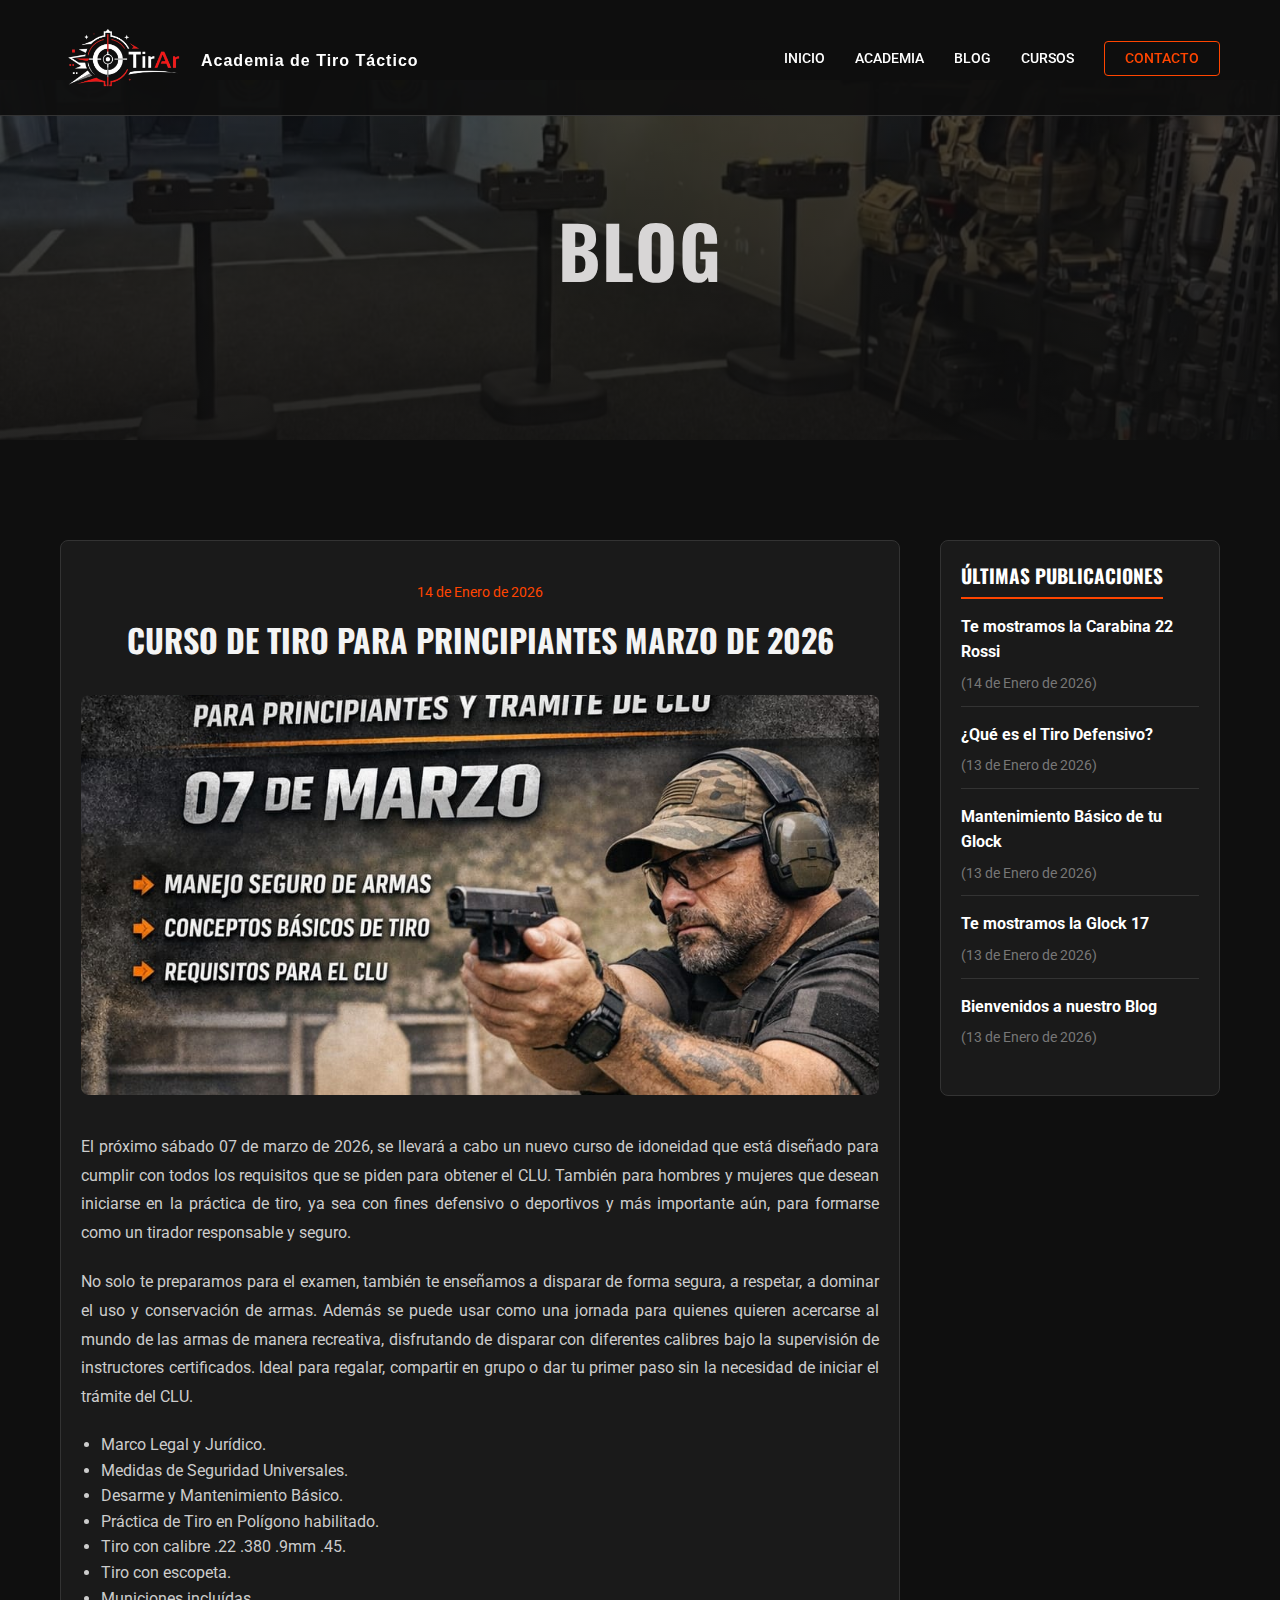
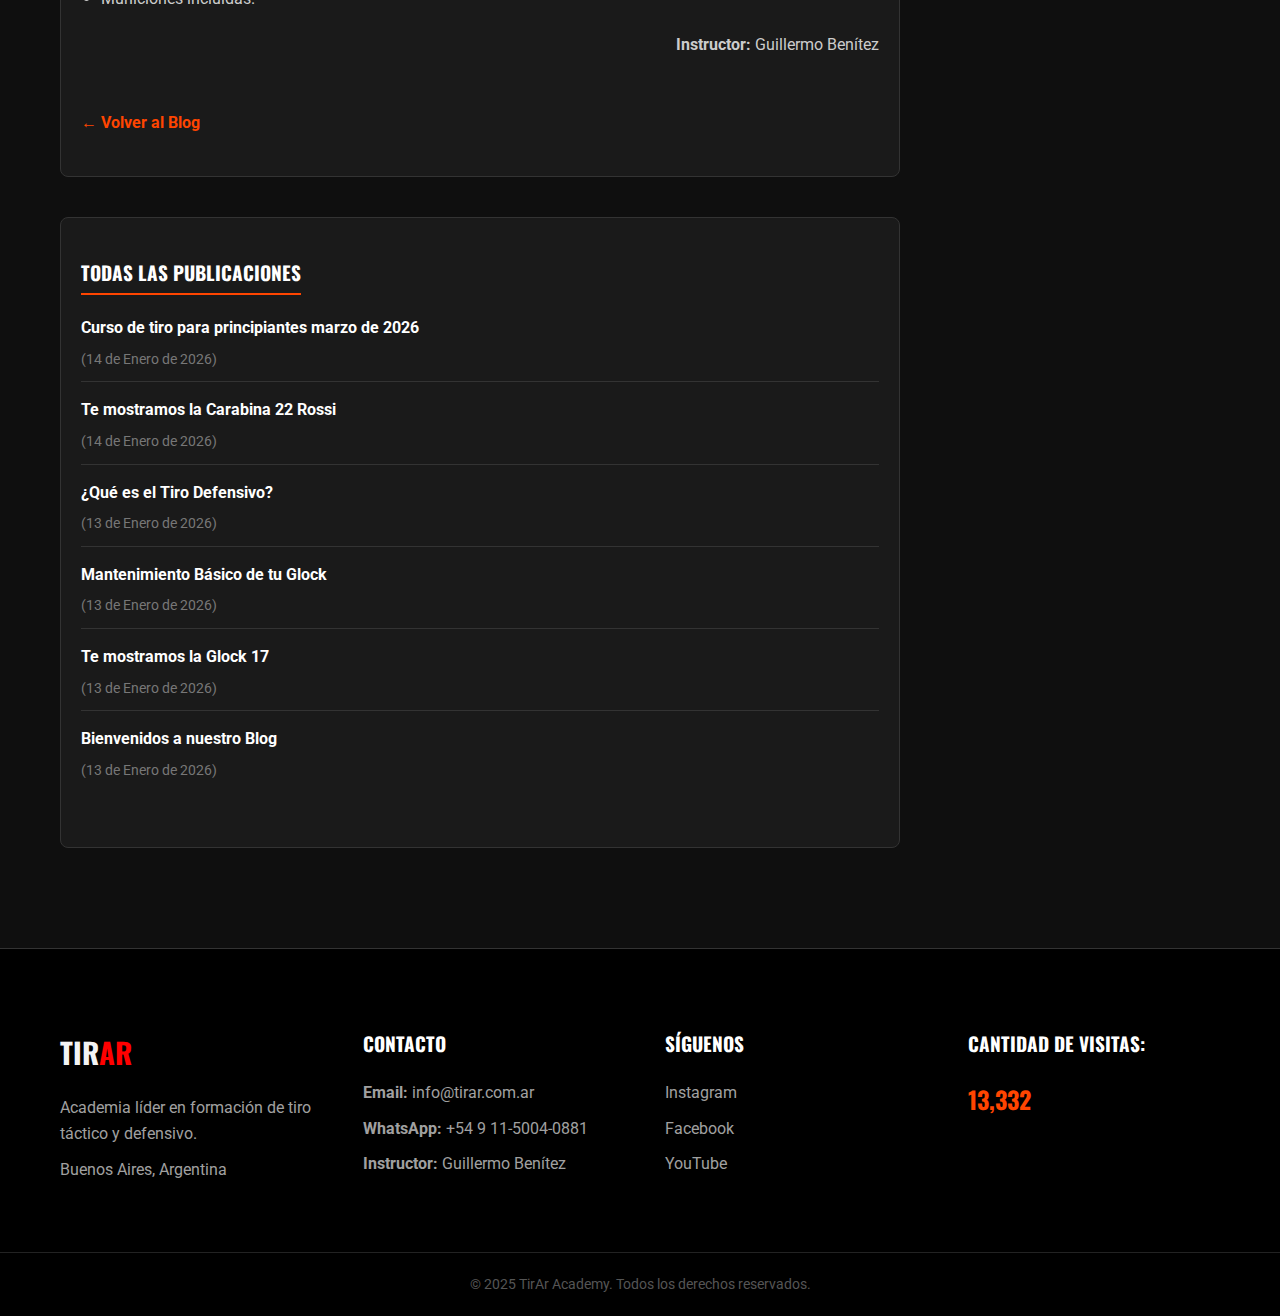
<file: blog/curso-tiro-2026.html>
<!DOCTYPE html>
<html lang="es">
  <head>
    <meta charset="UTF-8" />
    <meta name="viewport" content="width=device-width, initial-scale=1.0" />
    <title>Curso de tiro para principiantes 2026 | TirAr</title>
    <meta
      name="description"
      content="Curso de Tiro para principiantes marzo de 2026"
    />
    <link rel="stylesheet" href="../style.css" />
    <link rel="preconnect" href="https://fonts.googleapis.com" />
    <link rel="preconnect" href="https://fonts.gstatic.com" crossorigin />
    <link
      href="https://fonts.googleapis.com/css2?family=Oswald:wght@400;700&family=Roboto:wght@300;400;700&display=swap"
      rel="stylesheet"
    />
    <link rel="icon" href="../favicon.ico" type="image/x-icon" />
    <style>
      .article-content {
        /* max-width: 800px; */
        /* margin: 0 auto; */
        padding: 40px 20px;
        background-color: var(--card-bg);
        border-radius: 8px;
        border: 1px solid #333;
      }
      .article-header {
        margin-bottom: 30px;
        text-align: center;
      }
      .article-date {
        color: var(--primary-color);
        font-size: 0.9rem;
        display: block;
        margin-bottom: 10px;
      }
      .article-img {
        width: 100%;
        height: auto;
        max-height: 400px;
        object-fit: cover;
        border-radius: 8px;
        margin-bottom: 30px;
      }
      .article-body p {
        margin-bottom: 20px;
        color: #ccc;
        line-height: 1.8;
      }
      .article-body h3 {
        margin-top: 30px;
        margin-bottom: 15px;
        color: #fff;
      }
      .back-link {
        display: inline-block;
        margin-top: 30px;
        color: var(--primary-color);
        text-decoration: none;
        font-weight: bold;
      }
      .back-link:hover {
        text-decoration: underline;
      }
    </style>
  </head>
  <body>
    <!-- Navigation -->
    <nav class="navbar">
      <div class="container nav-container">
        <div class="logo-container">
          <img
            src="../images/logo02.png"
            alt="Logo"
            class="logo-img"
            width="125"
            height="75"
          />
          <h4 class="logo">Academia de Tiro Táctico</h4>
        </div>
        <ul class="nav-links">
          <li><a href="../index.html">Inicio</a></li>
          <li><a href="../academia.html">Academia</a></li>
          <li><a href="index.html" class="active">Blog</a></li>
          <li><a href="../index.html#cursos">Cursos</a></li>
          <li><a href="#contacto" class="btn-nav">Contacto</a></li>
        </ul>
        <div class="hamburger">
          <span></span>
          <span></span>
          <span></span>
        </div>
      </div>
    </nav>

    <!-- Hero Section (Small) -->
    <header class="hero" style="height: 40vh; min-height: 300px">
      <div class="hero-overlay"></div>
      <div class="container hero-content">
        <h1 class="hero-title">BLOG</h1>
      </div>
    </header>

    <!-- Article Section -->
    <section class="section">
      <div class="container blog-post-container">
        <div class="article-content">
          <div class="article-header">
            <span class="article-date">14 de Enero de 2026</span>
            <h1>Curso de tiro para principiantes marzo de 2026</h1>
          </div>

          <img
            src="../images/flyer01.jpeg"
            alt="Curso de tiro para principiantes marzo de 2026"
            class="article-img"
            height="100"
          />

          <div class="article-body">
            <p align="justify">
              El próximo sábado 07 de marzo de 2026, se llevará a cabo un nuevo
              curso de idoneidad que está diseñado para cumplir con todos los
              requisitos que se piden para obtener el CLU. También para hombres
              y mujeres que desean iniciarse en la práctica de tiro, ya sea con
              fines defensivo o deportivos y más importante aún, para formarse
              como un tirador responsable y seguro.
            </p>
            <p align="justify">
              No solo te preparamos para el examen, también te enseñamos a
              disparar de forma segura, a respetar, a dominar el uso y
              conservación de armas. Además se puede usar como una jornada para
              quienes quieren acercarse al mundo de las armas de manera
              recreativa, disfrutando de disparar con diferentes calibres bajo
              la supervisión de instructores certificados. Ideal para regalar,
              compartir en grupo o dar tu primer paso sin la necesidad de
              iniciar el trámite del CLU.
            </p>

            <ul
              style="
                list-style: disc;
                margin-left: 20px;
                color: #ccc;
                margin-bottom: 20px;
              "
            >
              <li>Marco Legal y Jurídico.</li>
              <li>Medidas de Seguridad Universales.</li>
              <li>Desarme y Mantenimiento Básico.</li>
              <li>Práctica de Tiro en Polígono habilitado.</li>
              <li>Tiro con calibre .22 .380 .9mm .45.</li>
              <li>Tiro con escopeta.</li>
              <li>Municiones incluídas.</li>
            </ul>
            <p align="right"><strong>Instructor:</strong> Guillermo Benítez</p>
          </div>

          <a href="index.html" class="back-link">&larr; Volver al Blog</a>
        </div>

        <!-- Sidebar -->
        <aside class="blog-sidebar">
          <h3>Últimas Publicaciones</h3>
          <div id="recent-posts">
            <!-- Posts loaded via JS -->
            <p>Cargando...</p>
          </div>
        </aside>

        <div class="all-posts-section">
          <h3 class="all-posts-header">Todas las Publicaciones</h3>
          <div id="all-posts-list">
            <p>Cargando...</p>
          </div>
        </div>
      </div>
    </section>

    <!-- Footer -->
    <footer id="contacto">
      <div class="container footer-content">
        <div class="footer-col">
          <h3>Tir<span class="highlight">Ar</span></h3>
          <p>Academia líder en formación de tiro táctico y defensivo.</p>
          <p>Buenos Aires, Argentina</p>
        </div>
        <div class="footer-col">
          <h4>Contacto</h4>
          <p>
            <b>Email:</b>
            <a href="mailto:info@tirar.com.ar">info@tirar.com.ar</a>
          </p>
          <p><b>WhatsApp:</b> +54 9 11-5004-0881</p>
          <p><b>Instructor:</b> Guillermo Benítez</p>
        </div>
        <div class="footer-col">
          <h4>Síguenos</h4>
          <div class="social-links">
            <a href="https://www.instagram.com/academiatirar" target="_blank"
              >Instagram</a
            >
            <a href="https://www.facebook.com/academiatirar" target="_blank"
              >Facebook</a
            >
            <a href="#">YouTube</a>
          </div>
        </div>
        <div class="footer-col visit-counter">
          <h4>Cantidad de visitas:</h4>
          <span id="visit-count">0</span>
        </div>
      </div>
      <div class="footer-bottom">
        <p>&copy; 2025 TirAr Academy. Todos los derechos reservados.</p>
      </div>
    </footer>

    <script src="../counter.js"></script>
    <script src="script.js"></script>
    <script>
      // Mobile Menu
      const hamburger = document.querySelector(".hamburger");
      const navLinks = document.querySelector(".nav-links");
      hamburger.addEventListener("click", () => {
        navLinks.classList.toggle("active");
      });

      // Load Recent Posts
      document.addEventListener("DOMContentLoaded", () => {
        loadBlogPosts("recent-posts", false, 5, true);
        loadAllPostsList("all-posts-list", false, 10);
      });
    </script>
  </body>
</html>
</file>
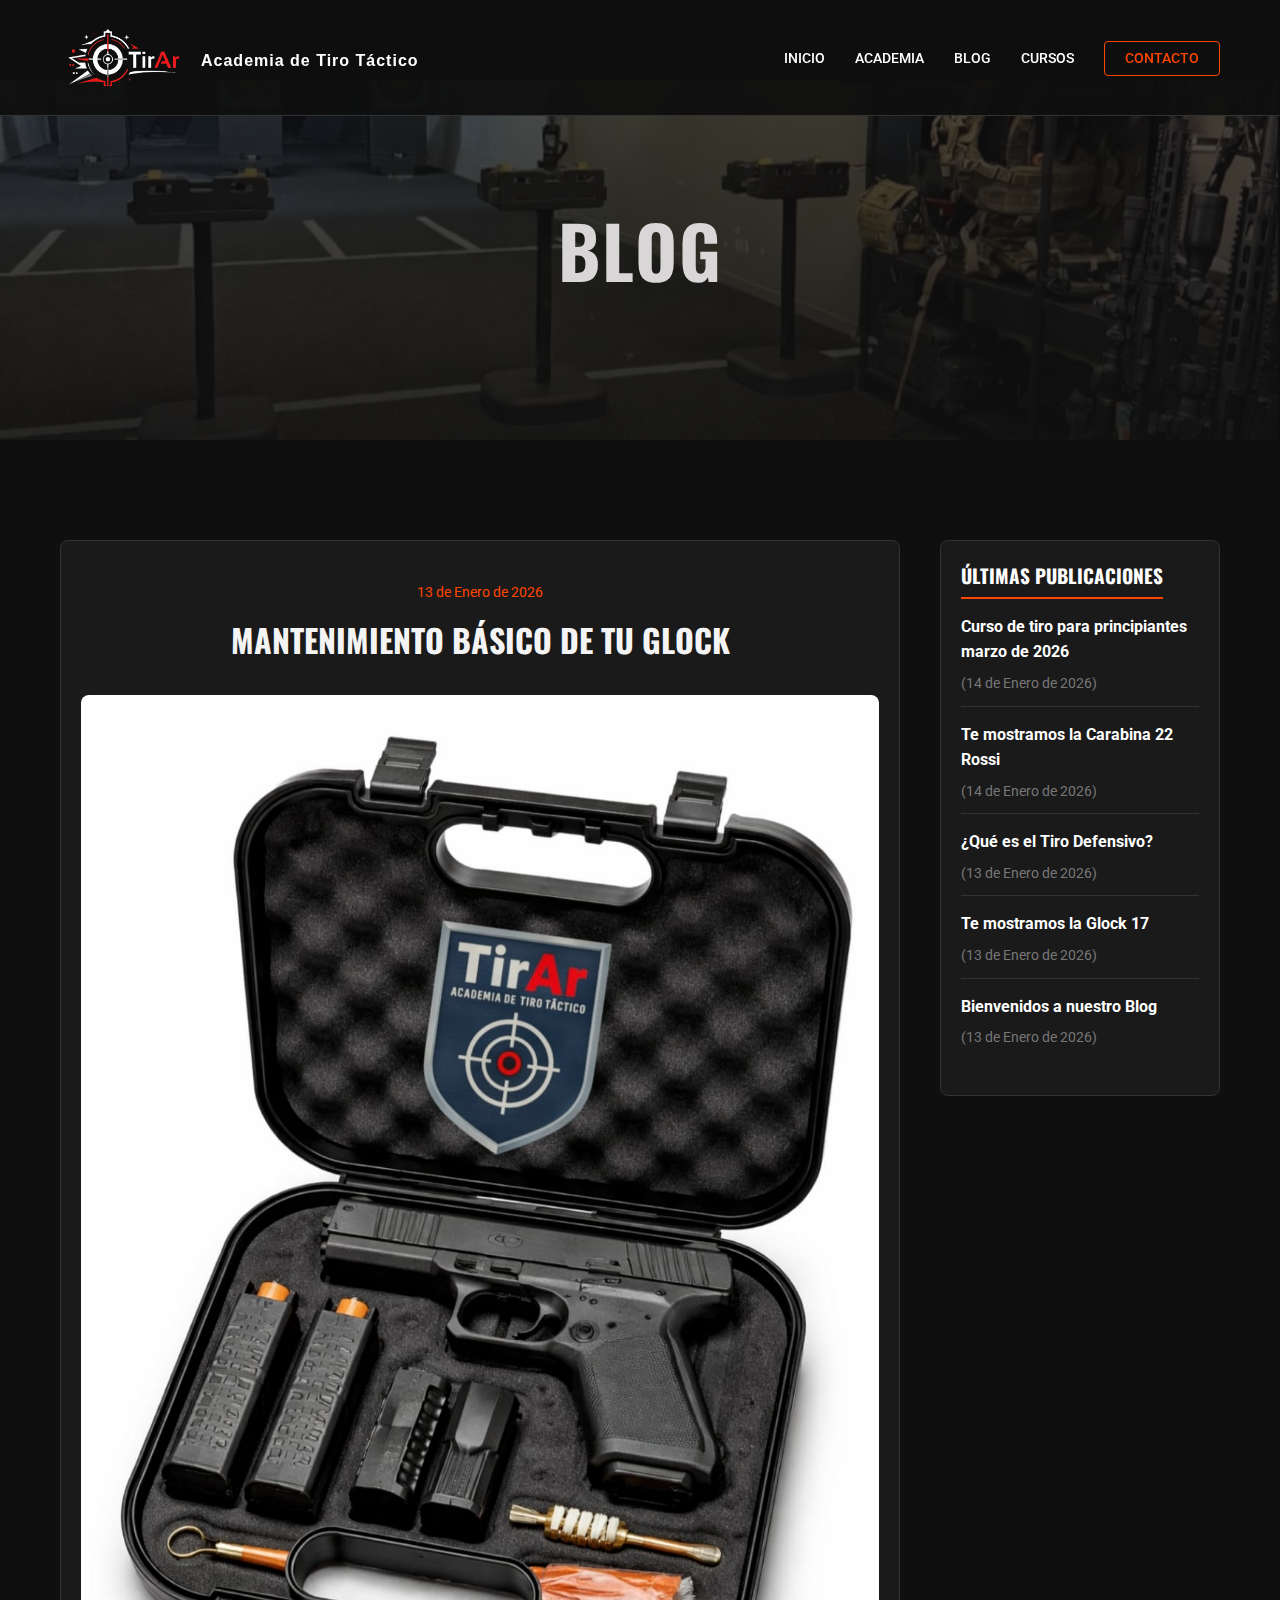
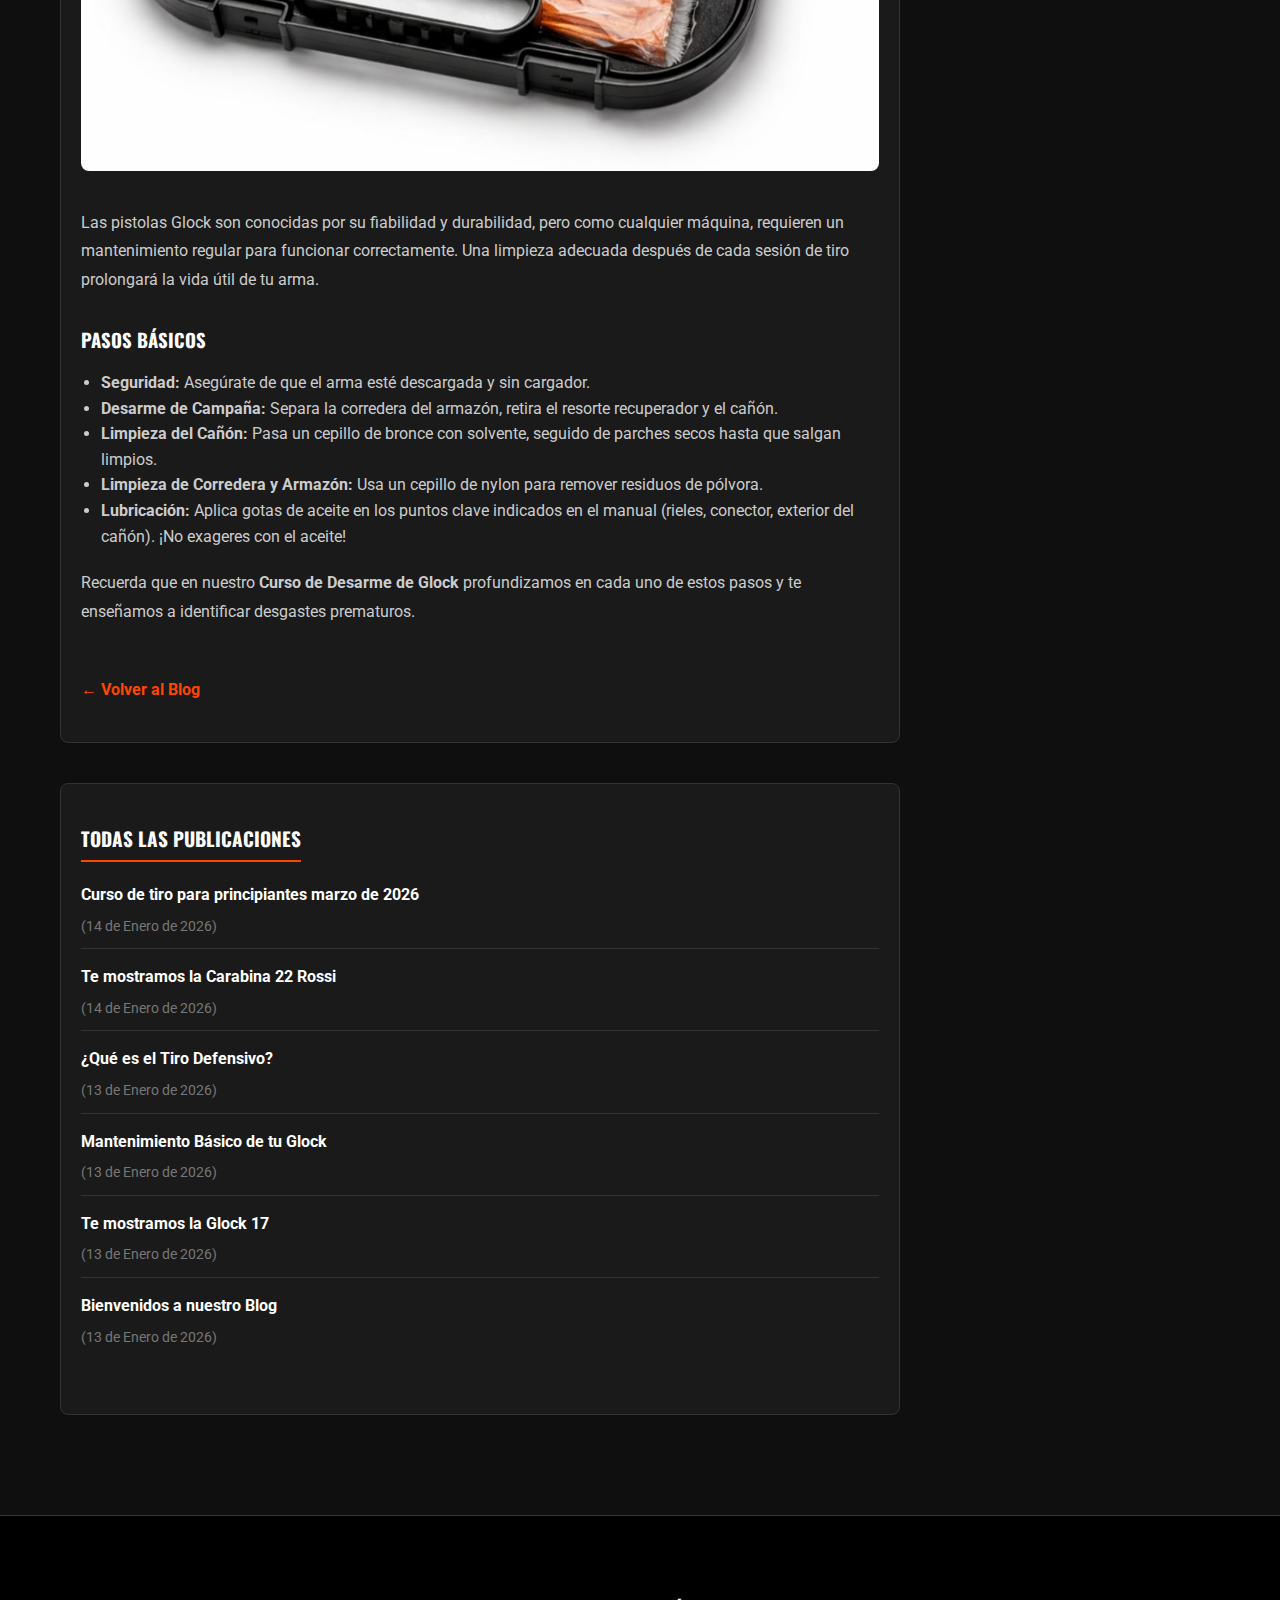
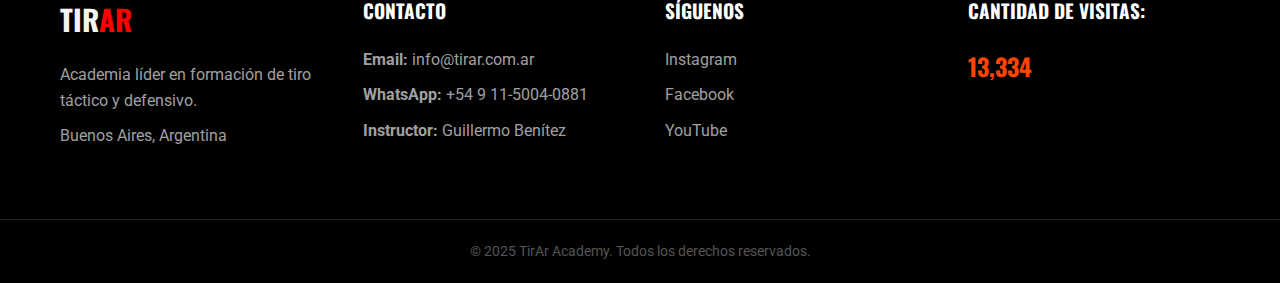
<file: blog/mantenimiento-glock.html>
<!DOCTYPE html>
<html lang="es">
  <head>
    <meta charset="UTF-8" />
    <meta name="viewport" content="width=device-width, initial-scale=1.0" />
    <title>Mantenimiento Básico de tu Glock | TirAr</title>
    <meta
      name="description"
      content="Guía rápida para limpiar y lubricar tu pistola Glock después de una práctica."
    />
    <link rel="stylesheet" href="../style.css" />
    <link rel="preconnect" href="https://fonts.googleapis.com" />
    <link rel="preconnect" href="https://fonts.gstatic.com" crossorigin />
    <link
      href="https://fonts.googleapis.com/css2?family=Oswald:wght@400;700&family=Roboto:wght@300;400;700&display=swap"
      rel="stylesheet"
    />
    <link rel="icon" href="../favicon.ico" type="image/x-icon" />
    <style>
      .article-content {
        /* max-width: 800px; */
        /* margin: 0 auto; */
        padding: 40px 20px;
        background-color: var(--card-bg);
        border-radius: 8px;
        border: 1px solid #333;
      }
      .article-header {
        margin-bottom: 30px;
        text-align: center;
      }
      .article-date {
        color: var(--primary-color);
        font-size: 0.9rem;
        display: block;
        margin-bottom: 10px;
      }
      .article-img {
        width: 100%;
        height: auto;
        max-height: 400px;
        object-fit: cover;
        border-radius: 8px;
        margin-bottom: 30px;
      }
      .article-body p {
        margin-bottom: 20px;
        color: #ccc;
        line-height: 1.8;
      }
      .article-body h3 {
        margin-top: 30px;
        margin-bottom: 15px;
        color: #fff;
      }
      .back-link {
        display: inline-block;
        margin-top: 30px;
        color: var(--primary-color);
        text-decoration: none;
        font-weight: bold;
      }
      .back-link:hover {
        text-decoration: underline;
      }
    </style>
  </head>
  <body>
    <!-- Navigation -->
    <nav class="navbar">
      <div class="container nav-container">
        <div class="logo-container">
          <img
            src="../images/logo02.png"
            alt="Logo"
            class="logo-img"
            width="125"
            height="75"
          />
          <h4 class="logo">Academia de Tiro Táctico</h4>
        </div>
        <ul class="nav-links">
          <li><a href="../index.html">Inicio</a></li>
          <li><a href="../academia.html">Academia</a></li>
          <li><a href="index.html" class="active">Blog</a></li>
          <li><a href="../index.html#cursos">Cursos</a></li>
          <li><a href="#contacto" class="btn-nav">Contacto</a></li>
        </ul>
        <div class="hamburger">
          <span></span>
          <span></span>
          <span></span>
        </div>
      </div>
    </nav>

    <!-- Hero Section (Small) -->
    <header class="hero" style="height: 40vh; min-height: 300px">
      <div class="hero-overlay"></div>
      <div class="container hero-content">
        <h1 class="hero-title">BLOG</h1>
      </div>
    </header>

    <!-- Article Section -->
    <section class="section">
      <div class="container blog-post-container">
        <div class="article-content">
          <div class="article-header">
            <span class="article-date">13 de Enero de 2026</span>
            <h1>Mantenimiento Básico de tu Glock</h1>
          </div>

          <img
            src="../images/blogfoto03.jpeg"
            alt="Mantenimiento Glock"
            class="article-img"
            style="object-fit: contain; max-height: none"
          />

          <div class="article-body">
            <p>
              Las pistolas Glock son conocidas por su fiabilidad y durabilidad,
              pero como cualquier máquina, requieren un mantenimiento regular
              para funcionar correctamente. Una limpieza adecuada después de
              cada sesión de tiro prolongará la vida útil de tu arma.
            </p>
            <h3>Pasos Básicos</h3>
            <ul
              style="
                list-style: disc;
                margin-left: 20px;
                color: #ccc;
                margin-bottom: 20px;
              "
            >
              <li>
                <strong>Seguridad:</strong> Asegúrate de que el arma esté
                descargada y sin cargador.
              </li>
              <li>
                <strong>Desarme de Campaña:</strong> Separa la corredera del
                armazón, retira el resorte recuperador y el cañón.
              </li>
              <li>
                <strong>Limpieza del Cañón:</strong> Pasa un cepillo de bronce
                con solvente, seguido de parches secos hasta que salgan limpios.
              </li>
              <li>
                <strong>Limpieza de Corredera y Armazón:</strong> Usa un cepillo
                de nylon para remover residuos de pólvora.
              </li>
              <li>
                <strong>Lubricación:</strong> Aplica gotas de aceite en los
                puntos clave indicados en el manual (rieles, conector, exterior
                del cañón). ¡No exageres con el aceite!
              </li>
            </ul>
            <p>
              Recuerda que en nuestro
              <strong>Curso de Desarme de Glock</strong> profundizamos en cada
              uno de estos pasos y te enseñamos a identificar desgastes
              prematuros.
            </p>
          </div>

          <a href="index.html" class="back-link">&larr; Volver al Blog</a>
        </div>

        <!-- Sidebar -->
        <aside class="blog-sidebar">
          <h3>Últimas Publicaciones</h3>
          <div id="recent-posts">
            <!-- Posts loaded via JS -->
            <p>Cargando...</p>
          </div>
        </aside>

        <div class="all-posts-section">
          <h3 class="all-posts-header">Todas las Publicaciones</h3>
          <div id="all-posts-list">
            <p>Cargando...</p>
          </div>
        </div>
      </div>
    </section>

    <!-- Footer -->
    <footer id="contacto">
      <div class="container footer-content">
        <div class="footer-col">
          <h3>Tir<span class="highlight">Ar</span></h3>
          <p>Academia líder en formación de tiro táctico y defensivo.</p>
          <p>Buenos Aires, Argentina</p>
        </div>
        <div class="footer-col">
          <h4>Contacto</h4>
          <p>
            <b>Email:</b>
            <a href="mailto:info@tirar.com.ar">info@tirar.com.ar</a>
          </p>
          <p><b>WhatsApp:</b> +54 9 11-5004-0881</p>
          <p><b>Instructor:</b> Guillermo Benítez</p>
        </div>
        <div class="footer-col">
          <h4>Síguenos</h4>
          <div class="social-links">
            <a href="https://www.instagram.com/academiatirar" target="_blank"
              >Instagram</a
            >
            <a href="https://www.facebook.com/academiatirar" target="_blank"
              >Facebook</a
            >
            <a href="#">YouTube</a>
          </div>
        </div>
        <div class="footer-col visit-counter">
          <h4>Cantidad de visitas:</h4>
          <span id="visit-count">0</span>
        </div>
      </div>
      <div class="footer-bottom">
        <p>&copy; 2025 TirAr Academy. Todos los derechos reservados.</p>
      </div>
    </footer>

    <script src="../counter.js"></script>
    <script src="script.js"></script>
    <script>
      // Mobile Menu
      const hamburger = document.querySelector(".hamburger");
      const navLinks = document.querySelector(".nav-links");
      hamburger.addEventListener("click", () => {
        navLinks.classList.toggle("active");
      });

      // Load Recent Posts
      document.addEventListener("DOMContentLoaded", () => {
        loadBlogPosts("recent-posts", false, 5, true);
        loadAllPostsList("all-posts-list", false, 10);
      });
    </script>
  </body>
</html>
</file>
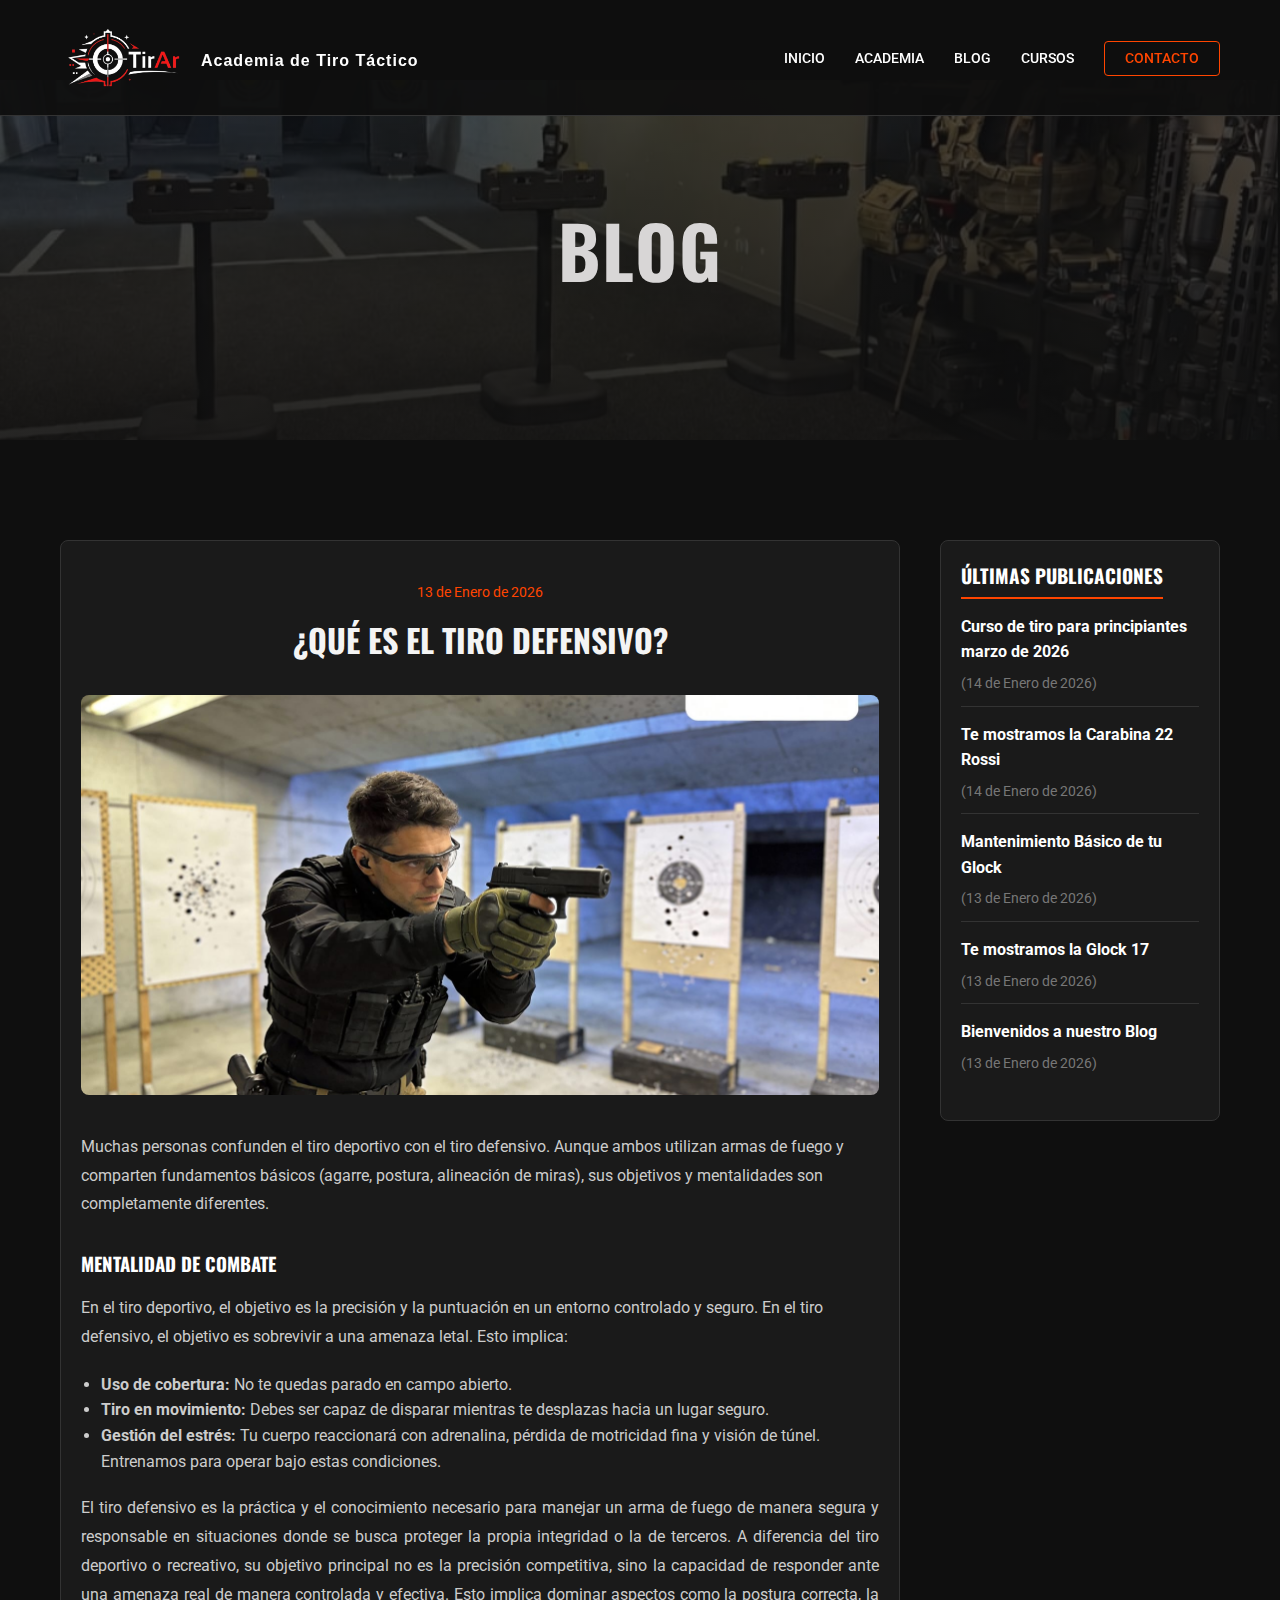
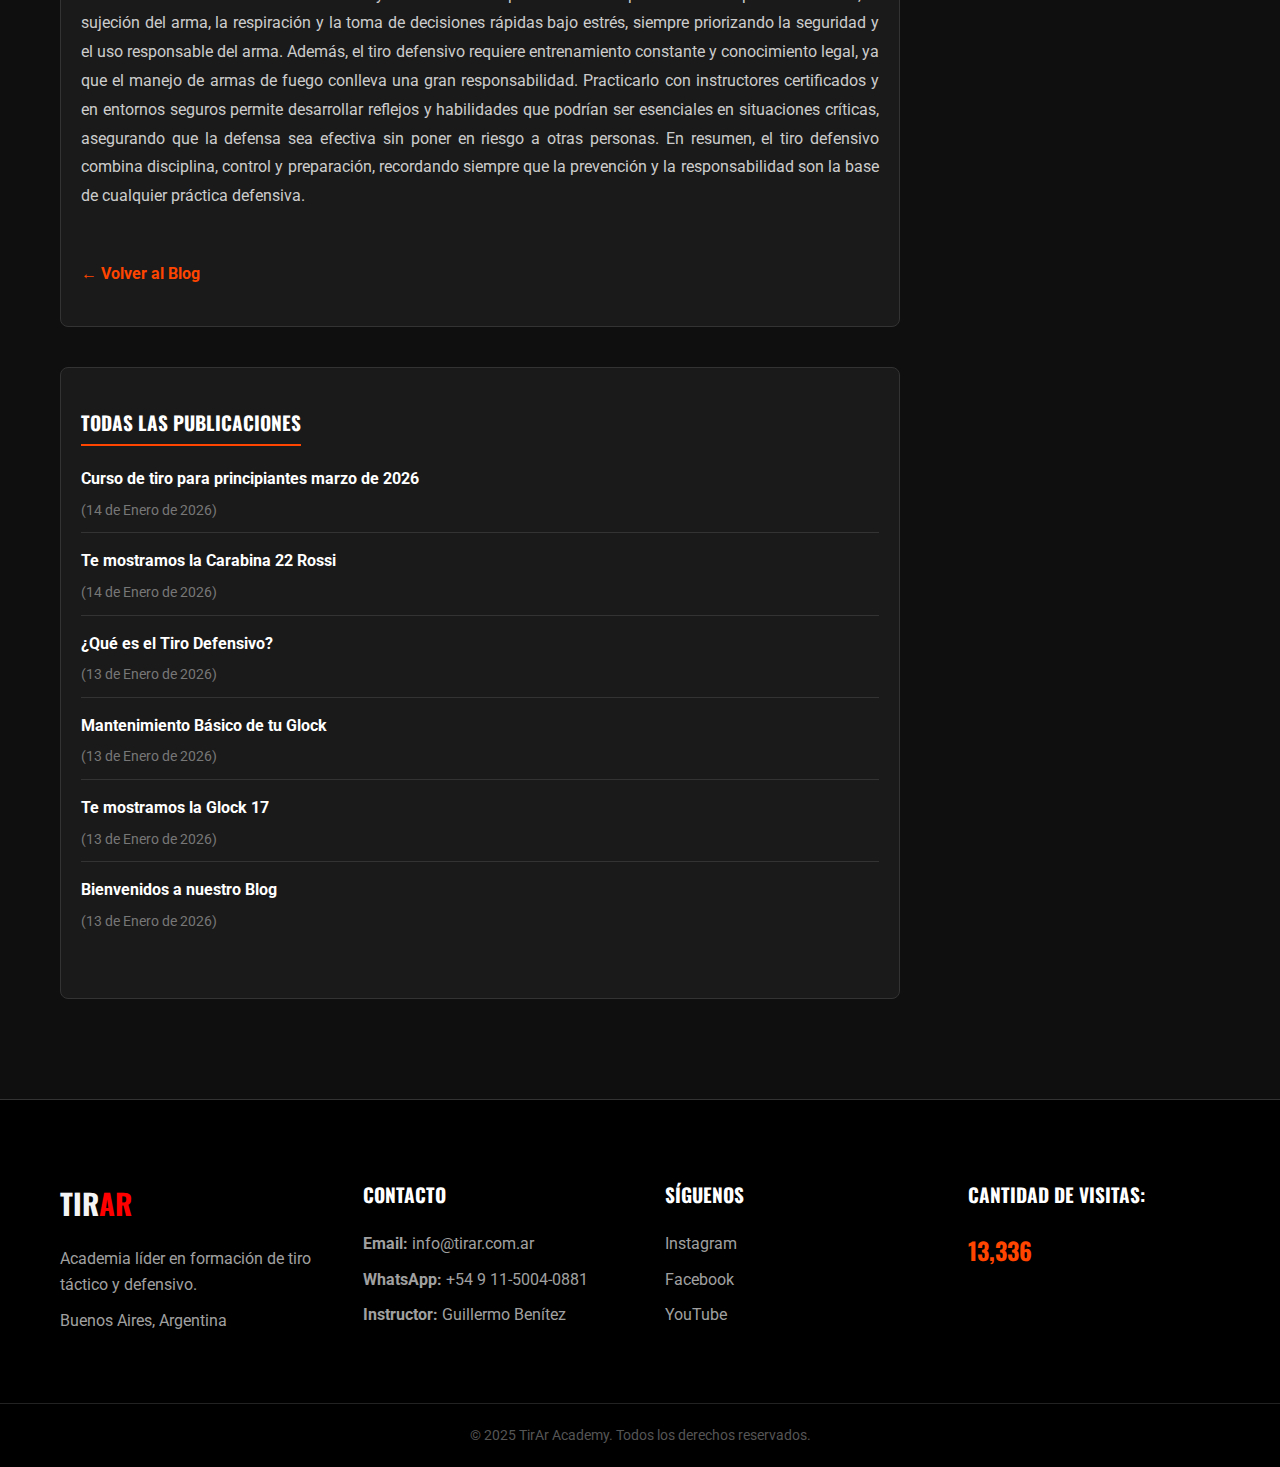
<file: blog/tiro-defensivo.html>
<!DOCTYPE html>
<html lang="es">
  <head>
    <meta charset="UTF-8" />
    <meta name="viewport" content="width=device-width, initial-scale=1.0" />
    <title>¿Qué es el Tiro Defensivo? | TirAr</title>
    <meta
      name="description"
      content="Diferencias entre tiro deportivo y tiro defensivo: mentalidad y técnica."
    />
    <link rel="stylesheet" href="../style.css" />
    <link rel="preconnect" href="https://fonts.googleapis.com" />
    <link rel="preconnect" href="https://fonts.gstatic.com" crossorigin />
    <link
      href="https://fonts.googleapis.com/css2?family=Oswald:wght@400;700&family=Roboto:wght@300;400;700&display=swap"
      rel="stylesheet"
    />
    <link rel="icon" href="../favicon.ico" type="image/x-icon" />
    <style>
      .article-content {
        /* max-width: 800px; */
        /* margin: 0 auto; */
        padding: 40px 20px;
        background-color: var(--card-bg);
        border-radius: 8px;
        border: 1px solid #333;
      }
      .article-header {
        margin-bottom: 30px;
        text-align: center;
      }
      .article-date {
        color: var(--primary-color);
        font-size: 0.9rem;
        display: block;
        margin-bottom: 10px;
      }
      .article-img {
        width: 100%;
        height: auto;
        max-height: 400px;
        object-fit: cover;
        border-radius: 8px;
        margin-bottom: 30px;
      }
      .article-body p {
        margin-bottom: 20px;
        color: #ccc;
        line-height: 1.8;
      }
      .article-body h3 {
        margin-top: 30px;
        margin-bottom: 15px;
        color: #fff;
      }
      .back-link {
        display: inline-block;
        margin-top: 30px;
        color: var(--primary-color);
        text-decoration: none;
        font-weight: bold;
      }
      .back-link:hover {
        text-decoration: underline;
      }
    </style>
  </head>
  <body>
    <!-- Navigation -->
    <nav class="navbar">
      <div class="container nav-container">
        <div class="logo-container">
          <img
            src="../images/logo02.png"
            alt="Logo"
            class="logo-img"
            width="125"
            height="75"
          />
          <h4 class="logo">Academia de Tiro Táctico</h4>
        </div>
        <ul class="nav-links">
          <li><a href="../index.html">Inicio</a></li>
          <li><a href="../academia.html">Academia</a></li>
          <li><a href="index.html" class="active">Blog</a></li>
          <li><a href="../index.html#cursos">Cursos</a></li>
          <li><a href="#contacto" class="btn-nav">Contacto</a></li>
        </ul>
        <div class="hamburger">
          <span></span>
          <span></span>
          <span></span>
        </div>
      </div>
    </nav>

    <!-- Hero Section (Small) -->
    <header class="hero" style="height: 40vh; min-height: 300px">
      <div class="hero-overlay"></div>
      <div class="container hero-content">
        <h1 class="hero-title">BLOG</h1>
      </div>
    </header>

    <!-- Article Section -->
    <section class="section">
      <div class="container blog-post-container">
        <div class="article-content">
          <div class="article-header">
            <span class="article-date">13 de Enero de 2026</span>
            <h1>¿Qué es el Tiro Defensivo?</h1>
          </div>

          <img
            src="../images/blogfoto02.jpeg"
            alt="Tiro Defensivo"
            class="article-img"
            height="100"
          />

          <div class="article-body">
            <p>
              Muchas personas confunden el tiro deportivo con el tiro defensivo.
              Aunque ambos utilizan armas de fuego y comparten fundamentos
              básicos (agarre, postura, alineación de miras), sus objetivos y
              mentalidades son completamente diferentes.
            </p>
            <h3>Mentalidad de Combate</h3>
            <p>
              En el tiro deportivo, el objetivo es la precisión y la puntuación
              en un entorno controlado y seguro. En el tiro defensivo, el
              objetivo es sobrevivir a una amenaza letal. Esto implica:
            </p>
            <ul
              style="
                list-style: disc;
                margin-left: 20px;
                color: #ccc;
                margin-bottom: 20px;
              "
            >
              <li>
                <strong>Uso de cobertura:</strong> No te quedas parado en campo
                abierto.
              </li>
              <li>
                <strong>Tiro en movimiento:</strong> Debes ser capaz de disparar
                mientras te desplazas hacia un lugar seguro.
              </li>
              <li>
                <strong>Gestión del estrés:</strong> Tu cuerpo reaccionará con
                adrenalina, pérdida de motricidad fina y visión de túnel.
                Entrenamos para operar bajo estas condiciones.
              </li>
            </ul>
            <p align="justify">
              El tiro defensivo es la práctica y el conocimiento necesario para
              manejar un arma de fuego de manera segura y responsable en
              situaciones donde se busca proteger la propia integridad o la de
              terceros. A diferencia del tiro deportivo o recreativo, su
              objetivo principal no es la precisión competitiva, sino la
              capacidad de responder ante una amenaza real de manera controlada
              y efectiva. Esto implica dominar aspectos como la postura
              correcta, la sujeción del arma, la respiración y la toma de
              decisiones rápidas bajo estrés, siempre priorizando la seguridad y
              el uso responsable del arma. Además, el tiro defensivo requiere
              entrenamiento constante y conocimiento legal, ya que el manejo de
              armas de fuego conlleva una gran responsabilidad. Practicarlo con
              instructores certificados y en entornos seguros permite
              desarrollar reflejos y habilidades que podrían ser esenciales en
              situaciones críticas, asegurando que la defensa sea efectiva sin
              poner en riesgo a otras personas. En resumen, el tiro defensivo
              combina disciplina, control y preparación, recordando siempre que
              la prevención y la responsabilidad son la base de cualquier
              práctica defensiva.
            </p>
          </div>

          <a href="index.html" class="back-link">&larr; Volver al Blog</a>
        </div>

        <!-- Sidebar -->
        <aside class="blog-sidebar">
          <h3>Últimas Publicaciones</h3>
          <div id="recent-posts">
            <!-- Posts loaded via JS -->
            <p>Cargando...</p>
          </div>
        </aside>

        <div class="all-posts-section">
          <h3 class="all-posts-header">Todas las Publicaciones</h3>
          <div id="all-posts-list">
            <p>Cargando...</p>
          </div>
        </div>
      </div>
    </section>

    <!-- Footer -->
    <footer id="contacto">
      <div class="container footer-content">
        <div class="footer-col">
          <h3>Tir<span class="highlight">Ar</span></h3>
          <p>Academia líder en formación de tiro táctico y defensivo.</p>
          <p>Buenos Aires, Argentina</p>
        </div>
        <div class="footer-col">
          <h4>Contacto</h4>
          <p>
            <b>Email:</b>
            <a href="mailto:info@tirar.com.ar">info@tirar.com.ar</a>
          </p>
          <p><b>WhatsApp:</b> +54 9 11-5004-0881</p>
          <p><b>Instructor:</b> Guillermo Benítez</p>
        </div>
        <div class="footer-col">
          <h4>Síguenos</h4>
          <div class="social-links">
            <a href="https://www.instagram.com/academiatirar" target="_blank"
              >Instagram</a
            >
            <a href="https://www.facebook.com/academiatirar" target="_blank"
              >Facebook</a
            >
            <a href="#">YouTube</a>
          </div>
        </div>
        <div class="footer-col visit-counter">
          <h4>Cantidad de visitas:</h4>
          <span id="visit-count">0</span>
        </div>
      </div>
      <div class="footer-bottom">
        <p>&copy; 2025 TirAr Academy. Todos los derechos reservados.</p>
      </div>
    </footer>

    <script src="../counter.js"></script>
    <script src="script.js"></script>
    <script>
      // Mobile Menu
      const hamburger = document.querySelector(".hamburger");
      const navLinks = document.querySelector(".nav-links");
      hamburger.addEventListener("click", () => {
        navLinks.classList.toggle("active");
      });

      // Load Recent Posts
      document.addEventListener("DOMContentLoaded", () => {
        loadBlogPosts("recent-posts", false, 5, true);
        loadAllPostsList("all-posts-list", false, 10);
      });
    </script>
  </body>
</html>
</file>
<file: style.css>
/* Reset & Base Styles */
* {
  margin: 0;
  padding: 0;
  box-sizing: border-box;
}

:root {
  --primary-color: #ff4500; /* Safety Orange */
  --primary-hover: #e03e00;
  --dark-bg: #0f0f0f;
  --card-bg: #1a1a1a;
  --text-light: #f4f4f4;
  --text-gray: #a0a0a0;
  --font-heading: "Oswald", sans-serif;
  --font-body: "Roboto", sans-serif;
}

body {
  font-family: var(--font-body);
  background-color: var(--dark-bg);
  color: var(--text-light);
  line-height: 1.6;
}

a {
  text-decoration: none;
  color: inherit;
  transition: 0.3s;
}

ul {
  list-style: none;
}

.container {
  max-width: 1200px;
  margin: 0 auto;
  padding: 0 20px;
}

/* Typography */
h1,
h2,
h3,
h4 {
  font-family: var(--font-heading);
  text-transform: uppercase;
}

.highlight {
  color: red;
}

.text-outline {
  -webkit-text-stroke: 1px #fff;
  color: transparent;
}

/* Buttons */
.btn {
  display: inline-block;
  padding: 12px 30px;
  font-family: var(--font-heading);
  font-weight: bold;
  text-transform: uppercase;
  letter-spacing: 1px;
  border-radius: 4px;
  cursor: pointer;
  transition: all 0.3s ease;
}

.btn-primary {
  background-color: var(--primary-color);
  color: #fff;
  border: 2px solid var(--primary-color);
}

.btn-primary:hover {
  background-color: transparent;
  color: var(--primary-color);
}

.btn-outline {
  background-color: transparent;
  color: #fff;
  border: 2px solid #fff;
}

.btn-outline:hover {
  background-color: #fff;
  color: #000;
}

.btn-small {
  font-size: 0.9rem;
  color: var(--primary-color);
  font-weight: bold;
  border-bottom: 2px solid transparent;
}

.btn-small:hover {
  border-bottom: 2px solid var(--primary-color);
}

/* Navigation */
.navbar {
  position: fixed;
  top: 0;
  left: 0;
  width: 100%;
  background-color: rgba(15, 15, 15, 0.95);
  padding: 20px 0;
  z-index: 1000;
  border-bottom: 1px solid #333;
}

.nav-container {
  display: flex;
  justify-content: space-between;
  align-items: center;
}

.logo-container {
  display: flex;
  align-items: center;
  flex-direction: row;
  gap: 16px;
}

.logo {
  font-family: Verdana, Geneva, Tahoma, sans-serif;
  color: #fff;
  margin-top: 6px;
  letter-spacing: 1px;
  padding: 0;
  text-transform: none;
}

.nav-links {
  display: flex;
  gap: 30px;
}

.nav-links a {
  font-size: 0.9rem;
  font-weight: 500;
  text-transform: uppercase;
  color: #fff;
}

.nav-links a:hover {
  color: var(--primary-color);
}

.btn-nav {
  border: 1px solid var(--primary-color);
  padding: 8px 20px;
  border-radius: 4px;
  color: var(--primary-color) !important;
}

.btn-nav:hover {
  background-color: var(--primary-color);
  color: #fff !important;
}

.hamburger {
  display: none;
  cursor: pointer;
}

/* Hero Section */
.hero {
  height: 100vh;
  background-image: url("images/fondo.jpeg");
  background-size: cover;
  background-position: center;
  position: relative;
  display: flex;
  align-items: center;
  justify-content: center; /* Center horizontally */
  text-align: center;
  margin-top: 80px; /* Offset for fixed navbar */
}

/* Carousel Styles */
.carousel-container {
  position: relative;
  overflow: hidden;
  margin-bottom: 30px;
  border-radius: 8px;
  width: 100%;
}

.carousel-track {
  display: flex;
  transition: transform 0.5s ease-in-out;
  width: 100%;
}

.carousel-slide {
  min-width: 100%;
  flex: 0 0 100%;
}

.carousel-slide img {
  width: 100%;
  height: 300px;
  object-fit: cover;
  border-radius: 8px;
  display: block;
}

.prev-btn,
.next-btn {
  position: absolute;
  top: 50%;
  transform: translateY(-50%);
  background: rgba(0, 0, 0, 0.5);
  color: #fff;
  border: none;
  padding: 15px;
  cursor: pointer;
  z-index: 10;
  font-size: 1.2rem;
  border-radius: 50%;
  width: 50px;
  height: 50px;
  display: flex;
  align-items: center;
  justify-content: center;
  transition: background 0.3s;
}

.prev-btn:hover,
.next-btn:hover {
  background: rgba(0, 0, 0, 0.8);
}

.prev-btn {
  left: 10px;
}

.next-btn {
  right: 10px;
}

.course-hero {
  min-height: 60vh;
  height: auto;
  padding-top: 150px;
  padding-bottom: 50px;
  /* background-image: url("images/fondo02a.jpg"); */
}

.hero-overlay {
  position: absolute;
  top: 0;
  left: 0;
  width: 100%;
  height: 100%;
  background: linear-gradient(
    to bottom,
    rgba(15, 15, 15, 0.7),
    rgba(15, 15, 15, 0.9)
  );
}

.hero-content {
  position: center;
  align-items: center;
  z-index: 1;
  max-width: 1200px;
}

.hero h1 {
  font-size: 4.5rem;
  line-height: 1.1;
  margin-bottom: 20px;
  letter-spacing: 2px;
  flex-direction: row;
}
.hero-title {
  color: #d8d6d6;
}

.hero p {
  font-size: 1.2rem;
  color: #ccc;
  margin-bottom: 40px;
  max-width: 600px;
  margin-left: auto;
  margin-right: auto;
}

.hero-btns {
  display: flex;
  gap: 20px;
  justify-content: center;
}

/* Sections General */
.section {
  padding: 100px 0;
}

.bg-darker {
  background-color: #0a0a0a;
}

.section-header {
  text-align: center;
  margin-bottom: 60px;
}

.section-header h2 {
  font-size: 2.5rem;
  margin-bottom: 15px;
}

.line {
  width: 60px;
  height: 4px;
  background-color: var(--primary-color);
  margin: 0 auto;
}

/* About / Features */
.features-grid {
  display: grid;
  grid-template-columns: repeat(auto-fit, minmax(300px, 1fr));
  gap: 40px;
}

.feature-card {
  background-color: var(--card-bg);
  padding: 40px;
  border-radius: 8px;
  text-align: center;
  transition: transform 0.3s;
  border: 1px solid #333;
}

.feature-card:hover {
  transform: translateY(-10px);
  border-color: var(--primary-color);
}

.feature-card .icon {
  font-size: 3rem;
  margin-bottom: 20px;
}

.feature-card h3 {
  margin-bottom: 15px;
  font-size: 1.5rem;
}

.feature-card p {
  color: var(--text-gray);
}

/* Courses */
.courses-grid {
  display: grid;
  grid-template-columns: repeat(auto-fit, minmax(300px, 1fr));
  gap: 30px;
}

.course-card {
  background-color: var(--card-bg);
  border-radius: 8px;
  overflow: hidden;
  border: 1px solid #333;
  transition: 0.3s;
}

.course-card:hover {
  box-shadow: 0 10px 30px rgba(0, 0, 0, 0.5);
  border-color: #444;
}

.course-image {
  height: 200px;
  background-size: cover;
  background-position: center;
  display: flex;
  justify-content: center;
  align-items: center;
  overflow: hidden;
  background-color: #000;
}
.overview-text {
  text-align: justify;
}
.check-list {
  margin-bottom: 20px;
}

.course-content {
  padding: 30px;
}

.course-content h3 {
  margin-bottom: 10px;
  font-size: 1.5rem;
}

.course-content p {
  color: var(--text-gray);
  margin-bottom: 20px;
  font-size: 0.95rem;
}

.course-details {
  margin-bottom: 20px;
  border-top: 1px solid #333;
  border-bottom: 1px solid #333;
  padding: 15px 0;
}

.course-details li {
  color: #ccc;
  font-size: 0.9rem;
  margin-bottom: 5px;
}
.video {
  width: 100%;
  height: 100%;
  object-fit: contain;
}

/* CTA Section */
.cta-section {
  background: linear-gradient(rgba(255, 69, 0, 0.1), rgba(15, 15, 15, 1)),
    url("https://images.unsplash.com/photo-1595590424283-b8f17842773f?ixlib=rb-4.0.3&auto=format&fit=crop&w=1920&q=80");
  background-size: cover;
  background-position: center;
  background-attachment: fixed;
  padding: 120px 0;
  text-align: center;
}

.cta-section h2 {
  font-size: 3rem;
  margin-bottom: 20px;
}

.cta-section p {
  font-size: 1.2rem;
  margin-bottom: 40px;
  max-width: 600px;
  margin-left: auto;
  margin-right: auto;
}

/* Footer */
footer {
  background-color: #000;
  padding: 80px 0 20px;
  border-top: 1px solid #333;
}

.footer-content {
  display: grid;
  grid-template-columns: repeat(auto-fit, minmax(250px, 1fr));
  gap: 50px;
  margin-bottom: 60px;
}

.footer-col h3 {
  font-size: 1.8rem;
  margin-bottom: 20px;
}

.footer-col h4 {
  font-size: 1.2rem;
  margin-bottom: 20px;
  color: #fff;
}

.footer-col p {
  color: var(--text-gray);
  margin-bottom: 10px;
}

.social-links a {
  display: block;
  color: var(--text-gray);
  margin-bottom: 10px;
}

.social-links a:hover {
  color: var(--primary-color);
}

.footer-bottom {
  text-align: center;
  padding-top: 20px;
  border-top: 1px solid #222;
  color: #555;
  font-size: 0.9rem;
}

/* --- NEW STYLES FOR COURSE DETAILS PAGE --- */

/* Course Overview */
.course-overview {
  display: grid;
  grid-template-columns: 2fr 1fr;
  gap: 50px;
  align-items: start;
}

.overview-text h3 {
  font-size: 1.8rem;
  margin-bottom: 20px;
  color: #fff;
}

.overview-text p {
  color: var(--text-gray);
  margin-bottom: 20px;
}

.check-list li {
  margin-bottom: 10px;
  font-size: 1.1rem;
  color: #ddd;
}

.overview-stats {
  display: flex;
  flex-direction: column;
  gap: 20px;
}

.stat-box {
  background-color: var(--card-bg);
  padding: 30px;
  border-radius: 8px;
  text-align: center;
  border: 1px solid #333;
}

.stat-number {
  display: block;
  font-size: 2.5rem;
  font-weight: bold;
  color: var(--primary-color);
  font-family: var(--font-heading);
}

.stat-label {
  color: #aaa;
  text-transform: uppercase;
  font-size: 0.9rem;
}

/* Carousel */
.carousel-container {
  position: relative;
  max-width: 1000px;
  margin: 0 auto;
}

.carousel-track {
  display: flex;
  overflow-x: auto;
  scroll-snap-type: x mandatory;
  gap: 20px;
  padding-bottom: 20px;
  scrollbar-width: none; /* Firefox */
}

.carousel-track::-webkit-scrollbar {
  display: none; /* Chrome/Safari */
}

.carousel-slide {
  flex: 0 0 200px;
  min-width: 0;
  height: 200px;
  scroll-snap-align: center;
  border-radius: 8px;
  overflow: hidden;
  border: 1px solid #333;
}

.carousel-slide a {
  display: block;
  width: 100%;
  height: 100%;
}

.carousel-slide img {
  width: 100%;
  height: 100%;
  object-fit: cover;
  transition: transform 0.3s ease;
}

.carousel-slide:hover img {
  transform: scale(1.1);
}

.carousel-nav {
  display: flex;
  justify-content: center;
  gap: 20px;
  margin-top: 20px;
}

.carousel-nav button {
  background-color: var(--card-bg);
  border: 1px solid #333;
  color: #fff;
  width: 40px;
  height: 40px;
  border-radius: 50%;
  cursor: pointer;
  font-size: 1.2rem;
  transition: 0.3s;
}

.carousel-nav button:hover {
  background-color: var(--primary-color);
  border-color: var(--primary-color);
}

/* Testimonials */
.testimonials-grid {
  display: grid;
  grid-template-columns: repeat(auto-fit, minmax(300px, 1fr));
  gap: 30px;
}

.testimonial-card {
  background-color: var(--card-bg);
  padding: 30px;
  border-radius: 8px;
  border: 1px solid #333;
  position: relative;
}

.quote {
  font-size: 4rem;
  color: rgba(255, 69, 0, 0.2);
  position: absolute;
  top: 10px;
  left: 20px;
  font-family: serif;
}

.testimonial-card p {
  color: #ccc;
  font-style: italic;
  margin-bottom: 20px;
  position: relative;
  z-index: 1;
}

.author {
  display: flex;
  align-items: center;
  gap: 15px;
}

.avatar {
  width: 50px;
  height: 50px;
  background-color: #333;
  border-radius: 50%;
  display: flex;
  align-items: center;
  justify-content: center;
  font-weight: bold;
  color: var(--primary-color);
  border: 1px solid var(--primary-color);
}

.author-info h4 {
  font-size: 1rem;
  margin-bottom: 2px;
}

.author-info span {
  font-size: 0.85rem;
  color: var(--text-gray);
}

/* FAQ */
.faq-container {
  max-width: 800px;
  margin: 0 auto;
}

.faq-item {
  background-color: var(--card-bg);
  margin-bottom: 15px;
  border-radius: 4px;
  border: 1px solid #333;
  overflow: hidden;
}

.faq-item summary {
  padding: 20px;
  cursor: pointer;
  font-weight: bold;
  list-style: none;
  display: flex;
  justify-content: space-between;
  align-items: center;
}

.faq-item summary::after {
  content: "+";
  font-size: 1.5rem;
  color: var(--primary-color);
}

.faq-item[open] summary::after {
  content: "-";
}

.faq-item p {
  padding: 0 20px 20px;
  color: var(--text-gray);
  border-top: 1px solid #333;
  margin-top: 10px;
  padding-top: 15px;
}

/* Responsive */
@media (max-width: 768px) {
  body {
    overflow-x: hidden;
  }

  .container {
    padding: 0 15px;
    width: 100%;
    overflow-x: hidden;
  }

  .nav-links {
    display: none;
    position: absolute;
    top: 100%;
    left: 0;
    width: 100%;
    background-color: #0f0f0f;
    flex-direction: column;
    padding: 20px;
    text-align: center;
  }

  .nav-links.active {
    display: flex;
  }

  .hamburger {
    display: block;
  }

  .hamburger span {
    display: block;
    width: 25px;
    height: 3px;
    background-color: #fff;
    margin: 5px 0;
  }

  .hero h1 {
    font-size: 2.5rem; /* Reduced further */
    word-wrap: break-word;
  }

  .hero-btns {
    flex-direction: column;
  }

  .section {
    padding: 50px 0;
  }

  .course-overview {
    grid-template-columns: 1fr;
    gap: 30px;
  }

  .overview-text {
    width: 100%;
    word-wrap: break-word; /* Prevent long words from breaking layout */
  }

  .overview-text h3 {
    font-size: 1.4rem;
    word-wrap: break-word;
  }

  .overview-stats {
    display: grid;
    grid-template-columns: 1fr;
    gap: 15px;
  }

  .stat-box {
    padding: 15px;
  }

  .stat-number {
    font-size: 1.8rem;
  }

  /* Carousel Mobile Fix */
  .carousel-slide {
    flex: 0 0 85%; /* Show part of next slide */
    height: 180px;
  }

  .blog-img-container {
    height: 150px;
  }
}

/* Director Profile Styles */
.director-profile {
  display: flex;
  align-items: center;
  gap: 50px;
  flex-wrap: wrap;
  justify-content: center;
}

.director-image-container {
  flex: 0 0 250px;
  height: 250px;
  border-radius: 50%;
  overflow: hidden;
  border: 4px solid var(--primary-color);
  box-shadow: 0 0 20px rgba(255, 69, 0, 0.3);
}

.director-img {
  width: 100%;
  height: 100%;
  object-fit: cover;
}

.director-info {
  flex: 1;
  min-width: 300px;
}

.director-info h3 {
  font-size: 2.5rem;
  margin-bottom: 5px;
  color: #fff;
}

.director-info h4 {
  font-size: 1.2rem;
  margin-bottom: 20px;
  text-transform: uppercase;
  letter-spacing: 1px;
}

.bio-text {
  color: var(--text-gray);
  text-align: justify;
  margin-bottom: 20px;
  font-size: 1.1rem;
  line-height: 1.8;
}

.text-justify {
  text-align: justify;
  max-width: 800px;
  margin: 0 auto 20px;
  font-size: 1.1rem;
  color: #ccc;
}

@media (max-width: 768px) {
  .director-profile {
    flex-direction: column;
    text-align: center;
    gap: 30px;
  }

  .director-info {
    min-width: 100%;
  }

  .check-list {
    text-align: left;
    display: inline-block;
  }
}

/* Visitor Counter */
.visit-counter {
  /* Removed border and margin since it's now a column */
  color: var(--text-gray);
  font-size: 1rem;
}

.visit-counter p {
  margin-bottom: 10px;
}

.visit-counter span {
  color: var(--primary-color);
  font-weight: bold;
  font-family: var(--font-heading);
  font-size: 1.5rem;
  display: block; /* Make number stand out on new line or block */
  margin-top: 5px;
}

/* Blog Styles */
.blog-grid {
  display: grid;
  grid-template-columns: repeat(auto-fit, minmax(250px, 1fr));
  gap: 30px;
  margin-top: 40px;
}

.blog-card {
  background-color: var(--card-bg);
  border: 1px solid #333;
  border-radius: 8px;
  overflow: hidden;
  transition: 0.3s;
  display: flex;
  flex-direction: column;
}

.blog-card:hover {
  transform: translateY(-5px);
  border-color: var(--primary-color);
}

.blog-img-container {
  height: 200px;
  overflow: hidden;
}

.blog-img-container img {
  width: 100%;
  height: 100%;
  object-fit: cover;
  transition: transform 0.3s;
}

.blog-card:hover .blog-img-container img {
  transform: scale(1.1);
}

.blog-content {
  padding: 20px;
  flex: 1;
  display: flex;
  flex-direction: column;
}

.blog-date {
  font-size: 0.8rem;
  color: var(--primary-color);
  margin-bottom: 10px;
  display: block;
}

.blog-content h3 {
  margin-bottom: 10px;
  font-size: 1.4rem;
  color: #fff;
}

.blog-content p {
  color: var(--text-gray);
  font-size: 0.95rem;
  margin-bottom: 15px;
  flex: 1;
}

.btn-text {
  color: var(--primary-color);
  font-weight: bold;
  text-transform: uppercase;
  font-size: 0.9rem;
  align-self: flex-start;
}

.btn-text:hover {
  text-decoration: underline;
}

/* Blog Post Layout */
.blog-post-container {
  display: grid;
  grid-template-columns: 3fr 1fr;
  gap: 40px;
  align-items: start;
}

.blog-sidebar {
  position: sticky;
  top: 130px; /* Adjust based on navbar height */
  background-color: var(--card-bg);
  padding: 20px;
  border-radius: 8px;
  border: 1px solid #333;
}

.blog-sidebar h3 {
  font-size: 1.2rem;
  margin-bottom: 15px;
  color: #fff;
  border-bottom: 2px solid var(--primary-color);
  padding-bottom: 5px;
  display: inline-block;
}

.video-blog {
  width: 50%;
  display: block;
  margin: 0 auto;
}

.recent-posts-list {
  list-style: none;
  padding: 0;
}

.recent-posts-list li {
  margin-bottom: 15px;
  border-bottom: 1px solid #333;
  padding-bottom: 10px;
}

.recent-posts-list li:last-child {
  border-bottom: none;
}

.recent-posts-list a {
  font-weight: bold;
  color: #fff;
  display: block;
  margin-bottom: 5px;
}

.recent-posts-list a:hover {
  color: var(--primary-color);
}

.pagination-controls {
  display: flex;
  justify-content: space-between;
  margin-top: 15px;
}

.pagination-btn {
  background: transparent;
  border: 1px solid var(--primary-color);
  color: var(--primary-color);
  padding: 5px 10px;
  cursor: pointer;
  font-size: 0.8rem;
  border-radius: 4px;
}

.pagination-btn:disabled {
  border-color: #555;
  color: #555;
  cursor: not-allowed;
}

.pagination-btn:hover:not(:disabled) {
  background: var(--primary-color);
  color: #fff;
}

@media (max-width: 900px) {
  .blog-post-container {
    grid-template-columns: 1fr;
  }

  .blog-sidebar {
    position: static;
    margin-top: 40px;
  }
}

.article-content {
  grid-column: 1;
  grid-row: 1;
}

.blog-sidebar {
  grid-column: 2;
  grid-row: 1 / span 2;
}

.all-posts-section {
  grid-column: 1;
  grid-row: 2;
  background-color: var(--card-bg);
  padding: 40px 20px;
  border-radius: 8px;
  border: 1px solid #333;
}

.all-posts-header {
  margin-top: 0;
  border-top: none;
  padding-top: 0;
  color: #fff;
  margin-bottom: 20px;
  font-size: 1.2rem;
  border-bottom: 2px solid var(--primary-color);
  padding-bottom: 5px;
  display: inline-block;
}

@media (max-width: 900px) {
  .article-content,
  .blog-sidebar,
  .all-posts-section {
    grid-column: auto;
    grid-row: auto;
  }
}
</file>
